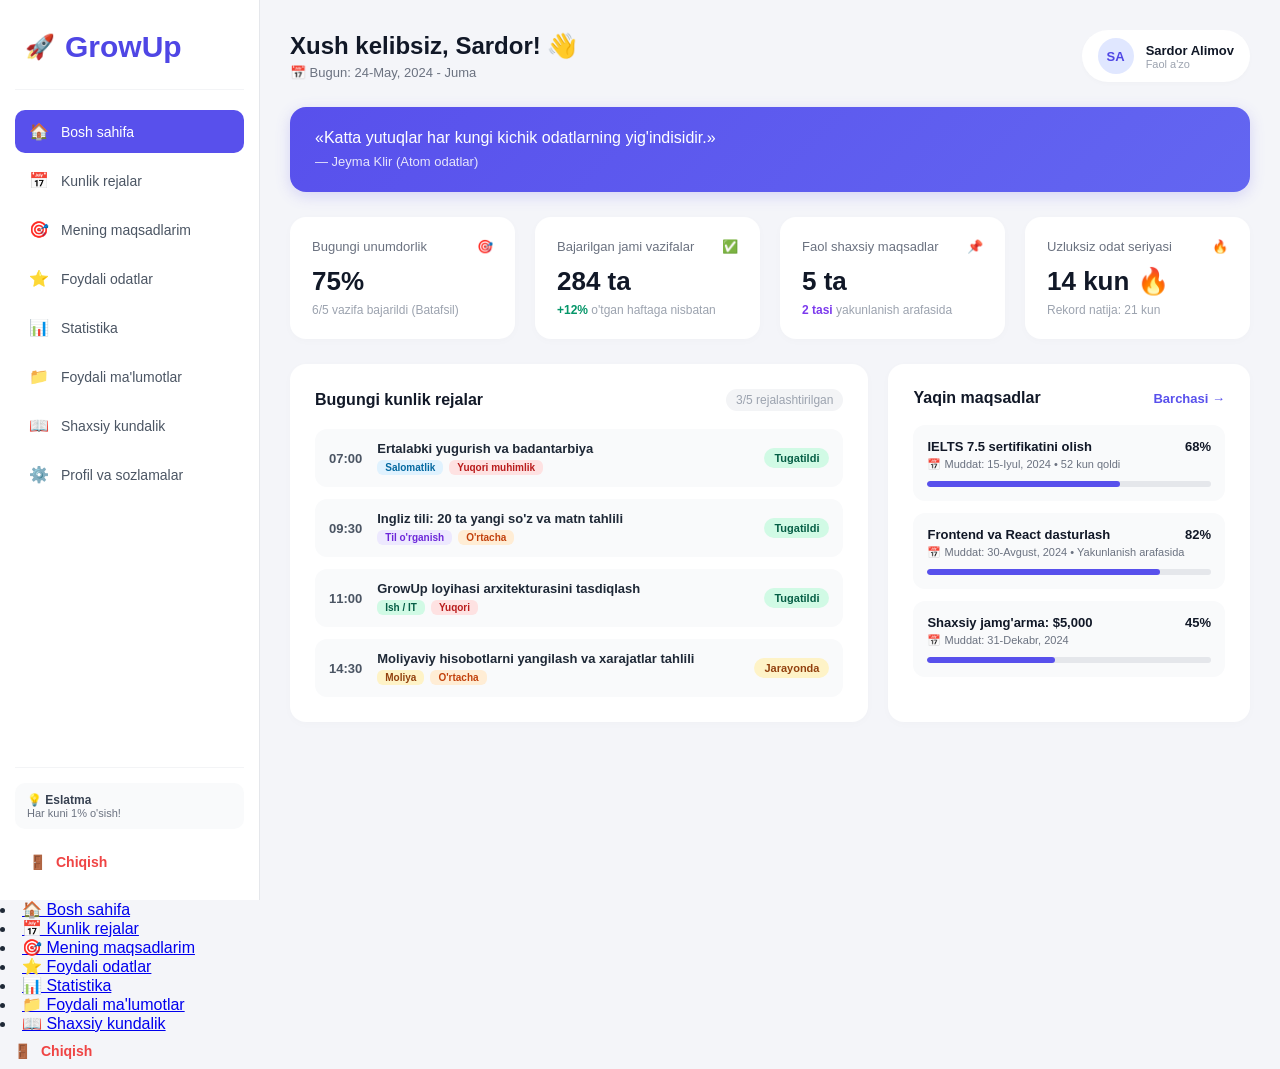
<file: index.html>
<!DOCTYPE html>
<html lang="uz">
<head>
    <meta charset="UTF-8">
    <meta name="viewport" content="width=device-width, initial-scale=1.0">
    <title>Bosh sahifa - GrowUp</title>
    <link rel="stylesheet" href="style.css">
</head>
<body>

    <!-- MODAL OYNALAR UCHUN CHECKBOXLAR (Bular yashirin bo'ladi, kartani bosganda ishlaydi) -->
    <input type="checkbox" id="modal-toggle-1" class="modal-checkbox">
    <input type="checkbox" id="modal-toggle-2" class="modal-checkbox">
    <input type="checkbox" id="modal-toggle-3" class="modal-checkbox">
    <input type="checkbox" id="modal-toggle-4" class="modal-checkbox">

    <div class="app-container">
        <!-- CHAP MENYU (SIDEBAR) -->
        <aside class="sidebar">
            <div class="sidebar-logo">
                <span class="rocket">🚀</span>
                <h2>GrowUp</h2>
            </div>
            
            <ul class="sidebar-menu">
                <li><a href="index.html" class="active"><span class="icon">🏠</span> Bosh sahifa</a></li>
                <li><a href="kunlik-rejalar.html"><span class="icon">📅</span> Kunlik rejalar</a></li>
                <li><a href="maqsadlar.html"><span class="icon">🎯</span> Mening maqsadlarim</a></li>
                <li><a href="odatlar.html"><span class="icon">⭐</span> Foydali odatlar</a></li>
                <li><a href="./statistika.html"><span class="icon">📊</span> Statistika</a></li>
                <li><a href="./malumotlar.html"><span class="icon">📁</span> Foydali ma'lumotlar</a></li>
                <li><a href="./kundalik.html"><span class="icon">📖</span> Shaxsiy kundalik</a></li>
                <li><a href="#"><span class="icon">⚙️</span> Profil va sozlamalar</a></li>
            </ul>

            <div class="sidebar-footer">
                <div class="eslatma-box">
                    <p class="eslatma-title">💡 Eslatma</p>
                    <p class="eslatma-text">Har kuni 1% o'sish!</p>
                </div>
                <a href="login.html" class="logout-link"><span class="icon">🚪</span> Chiqish</a>
            </div>
        </aside>

        <!-- O'NG ASOSIY QISM -->
        <main class="main-content">
            <header class="top-header">
                <div class="header-left">
                    <h1>Xush kelibsiz, Sardor! 👋</h1>
                    <div class="date-badge">
                        <span>📅 Bugun: 24-May, 2024 - Juma</span>
                    </div>
                </div>
                <div class="user-profile">
                    <div class="avatar">SA</div>
                    <div class="user-info">
                        <span class="name">Sardor Alimov</span>
                        <span class="role">Faol a'zo</span>
                    </div>
                </div>
            </header>

            <div class="welcome-banner">
                <p>«Katta yutuqlar har kungi kichik odatlarning yig'indisidir.»</p>
                <span class="author">— Jeyma Klir (Atom odatlar)</span>
            </div>

            <!-- 4 TA STATISTIKA KARTASI (Bosganda mos modal ochiladi) -->
            <div class="stats-grid">
                <!-- 1. Bugungi unumdorlik kartasi -->
                <label for="modal-toggle-1" class="stat-card clickable">
                    <div class="stat-header">
                        <span>Bugungi unumdorlik</span>
                        <span class="icon-circle">🎯</span>
                    </div>
                    <h2>75%</h2>
                    <p>6/5 vazifa bajarildi (Batafsil)</p>
                </label>

                <!-- 2. Bajarilgan jami vazifalar kartasi -->
                <label for="modal-toggle-2" class="stat-card clickable">
                    <div class="stat-header">
                        <span>Bajarilgan jami vazifalar</span>
                        <span class="icon-circle">✅</span>
                    </div>
                    <h2>284 ta</h2>
                    <p><span class="green-text">+12%</span> o'tgan haftaga nisbatan</p>
                </label>

                <!-- 3. Faol shaxsiy maqsadlar kartasi -->
                <label for="modal-toggle-3" class="stat-card clickable">
                    <div class="stat-header">
                        <span>Faol shaxsiy maqsadlar</span>
                        <span class="icon-circle">📌</span>
                    </div>
                    <h2>5 ta</h2>
                    <p><span class="purple-text">2 tasi</span> yakunlanish arafasida</p>
                </label>

                <!-- 4. Uzluksiz odat seriyasi kartasi -->
                <label for="modal-toggle-4" class="stat-card clickable">
                    <div class="stat-header">
                        <span>Uzluksiz odat seriyasi</span>
                        <span class="icon-circle">🔥</span>
                    </div>
                    <h2>14 kun 🔥</h2>
                    <p>Rekord natija: 21 kun</p>
                </label>
            </div>

            <!-- O'rta va pastki qismlar (Oldingidek) -->
            <div class="content-grid">
                <div class="section-box">
                    <div class="box-header">
                        <h3>Bugungi kunlik rejalar</h3>
                        <span class="sub-count">3/5 rejalashtirilgan</span>
                    </div>
                    <ul class="task-list">
                        <li>
                            <div class="task-info">
                                <span class="time">07:00</span>
                                <div>
                                    <strong>Ertalabki yugurish va badantarbiya</strong>
                                    <div class="tags"><span class="tag salomatlik">Salomatlik</span> <span class="tag red">Yuqori muhimlik</span></div>
                                </div>
                            </div>
                            <span class="badge success">Tugatildi</span>
                        </li>
                        <li>
                            <div class="task-info">
                                <span class="time">09:30</span>
                                <div>
                                    <strong>Ingliz tili: 20 ta yangi so'z va matn tahlili</strong>
                                    <div class="tags"><span class="tag rivojlanish">Til o'rganish</span> <span class="tag orange">O'rtacha</span></div>
                                </div>
                            </div>
                            <span class="badge success">Tugatildi</span>
                        </li>
                        <li>
                            <div class="task-info">
                                <span class="time">11:00</span>
                                <div>
                                    <strong>GrowUp loyihasi arxitekturasini tasdiqlash</strong>
                                    <div class="tags"><span class="tag it">Ish / IT</span> <span class="tag red">Yuqori</span></div>
                                </div>
                            </div>
                            <span class="badge success">Tugatildi</span>
                        </li>
                        <li>
                            <div class="task-info">
                                <span class="time">14:30</span>
                                <div>
                                    <strong>Moliyaviy hisobotlarni yangilash va xarajatlar tahlili</strong>
                                    <div class="tags"><span class="tag moliya">Moliya</span> <span class="tag orange">O'rtacha</span></div>
                                </div>
                            </div>
                            <span class="badge warning">Jarayonda</span>
                        </li>
                    </ul>
                </div>

                <div class="section-box">
                    <div class="box-header">
                        <h3>Yaqin maqsadlar</h3>
                        <a href="#" class="link-all">Barchasi →</a>
                    </div>
                    <ul class="goals-list">
                        <li>
                            <div class="goal-top">
                                <strong>IELTS 7.5 sertifikatini olish</strong>
                                <span class="percent">68%</span>
                            </div>
                            <p class="goal-sub">📅 Muddat: 15-Iyul, 2024 • 52 kun qoldi</p>
                            <div class="progress-bar"><div class="fill" style="width: 68%;"></div></div>
                        </li>
                        <li>
                            <div class="goal-top">
                                <strong>Frontend va React dasturlash</strong>
                                <span class="percent">82%</span>
                            </div>
                            <p class="goal-sub">📅 Muddat: 30-Avgust, 2024 • Yakunlanish arafasida</p>
                            <div class="progress-bar"><div class="fill" style="width: 82%;"></div></div>
                        </li>
                        <li>
                            <div class="goal-top">
                                <strong>Shaxsiy jamg'arma: $5,000</strong>
                                <span class="percent">45%</span>
                            </div>
                            <p class="goal-sub">📅 Muddat: 31-Dekabr, 2024</p>
                            <div class="progress-bar"><div class="fill" style="width: 45%;"></div></div>
                        </li>
                    </ul>
                </div>
            </div>
        </main>
    </div>


    <!-- ========================================================== -->
    <!-- 4 TA MODAL OYNA (PURES CSS POPUPS) -->
    <!-- ========================================================== -->

    <!-- MODAL 1: Bugungi unumdorlik tafsilotlari -->
    <div class="modal-overlay" id="modal-1">
        <div class="modal-box">
            <div class="modal-header">
                <h3>📊 Bugungi unumdorlik tahlili (75%)</h3>
                <label for="modal-toggle-1" class="close-btn">✕</label>
            </div>
            <div class="modal-body">
                <p class="modal-desc">Bugungi kunda rejalashtirilgan vazifalar va ularning umumiy unumdorlikka ta'sir foizlari:</p>
                <ul class="modal-list">
                    <li>
                        <span>✅ Ertalabki yugurish va badantarbiya</span>
                        <span class="badge success">+15% ta'sir</span>
                    </li>
                    <li>
                        <span>✅ Ingliz tili: 20 ta yangi so'z tahlili</span>
                        <span class="badge success">+15% ta'sir</span>
                    </li>
                    <li>
                        <span>✅ GrowUp arxitekturasini tasdiqlash</span>
                        <span class="badge success">+20% ta'sir</span>
                    </li>
                    <li>
                        <span>✅ Jamoaviy uchrashuv va sprint</span>
                        <span class="badge success">+15% ta'sir</span>
                    </li>
                    <li>
                        <span>⏳ Moliyaviy hisobotlarni yangilash</span>
                        <span class="badge warning">Jarayonda (Kutilmoqda)</span>
                    </li>
                    <li>
                        <span>❌ Shaxsiy kundalikka xulosa yozish</span>
                        <span class="badge danger">Bajarilmadi</span>
                    </li>
                </ul>
            </div>
        </div>
    </div>

    <!-- MODAL 2: Bajarilgan jami vazifalar (284 ta) -->
    <div class="modal-overlay" id="modal-2">
        <div class="modal-box">
            <div class="modal-header">
                <h3>✅ Bajarilgan barcha vazifalar ro'yxati (284 ta)</h3>
                <label for="modal-toggle-2" class="close-btn">✕</label>
            </div>
            <div class="modal-body">
                <p class="modal-desc">Joriy oydagi eng muhim bajarilgan vazifalar tarixi:</p>
                <ul class="modal-list">
                    <li><span>🔥 React komponentlarini optimizatsiya qilish</span> <span class="date-tag">23-May</span></li>
                    <li><span>🔥 Ingliz tilida 2 soatlikspeaking amaliyoti</span> <span class="date-tag">22-May</span></li>
                    <li><span>🔥 Algoritmlar bo'yicha 5 ta masalani yechish</span> <span class="date-tag">21-May</span></li>
                    <li><span>🔥 Dizaynmaketlarini Figma'dan ko'chirish</span> <span class="date-tag">20-May</span></li>
                    <li><span>🔥 Jamoa bilan haftalik planning o'tkazish</span> <span class="date-tag">19-May</span></li>
                </ul>
            </div>
        </div>
    </div>

    <!-- MODAL 3: Faol shaxsiy maqsadlar (5 ta) -->
    <div class="modal-overlay" id="modal-3">
        <div class="modal-box">
            <div class="modal-header">
                <h3>📌 Faol shaxsiy maqsadlar tafsiloti (5 ta)</h3>
                <label for="modal-toggle-3" class="close-btn">✕</label>
            </div>
            <div class="modal-body">
                <ul class="modal-list">
                    <li>
                        <div>
                            <strong>1. IELTS 7.5 sertifikatini olish</strong>
                            <p class="sub-text">Holati: Faol jarayonda (68%)</p>
                        </div>
                        <span class="badge success">Bajarilmoqda</span>
                    </li>
                    <li>
                        <div>
                            <strong>2. Frontend va React mutaxassisi bo'lish</strong>
                            <p class="sub-text">Holati: Yakunlanish arafasida (82%)</p>
                        </div>
                        <span class="badge success">Bajarilmoqda</span>
                    </li>
                    <li>
                        <div>
                            <strong>3. Shaxsiy jamg'arma: $5,000 to'plash</strong>
                            <p class="sub-text">Holati: Boshlang'ich bosqich (45%)</p>
                        </div>
                        <span class="badge warning">Jarayonda</span>
                    </li>
                    <li>
                        <div>
                            <strong>4. Universitet Magistraturasiga kirish</strong>
                            <p class="sub-text">Holati: Hujjatlar tayyorlanmoqda</p>
                        </div>
                        <span class="badge warning">Jarayonda</span>
                    </li>
                    <li>
                        <div>
                            <strong>5. Har kuni 30 daqiqa kitob o'qish odati</strong>
                            <p class="sub-text">Holati: Doimiy ravishda bajarilmoqda</p>
                        </div>
                        <span class="badge success">Faol</span>
                    </li>
                </ul>
            </div>
        </div>
    </div>

    <!-- MODAL 4: Uzluksiz odat seriyasi va Taqvim (14 kun) -->
    <div class="modal-overlay" id="modal-4">
        <div class="modal-box calendar-modal">
            <div class="modal-header">
                <h3>🔥 Uzluksiz odat seriyasi va Taqvim (14 kun)</h3>
                <label for="modal-toggle-4" class="close-btn">✕</label>
            </div>
            <div class="modal-body">
                <p class="modal-desc">May 2024 — Ketma-ket 14 kunlik muvaffaqiyatli seriya taqvimi:</p>
                
                <div class="calendar-grid-mini">
                    <div class="cal-day inactive">11</div>
                    <div class="cal-day inactive">12</div>
                    <div class="cal-day inactive">13</div>
                    <div class="cal-day inactive">14</div>
                    <div class="cal-day inactive">15</div>
                    <div class="cal-day inactive">16</div>
                    <div class="cal-day inactive">17</div>
                    <div class="cal-day streak">18</div>
                    <div class="cal-day streak">19</div>
                    <div class="cal-day streak">20</div>
                    <div class="cal-day streak">21</div>
                    <div class="cal-day streak">22</div>
                    <div class="cal-day streak">23</div>
                    <div class="cal-day today-marked">24 📍</div>
                    <div class="cal-day future">25</div>
                    <div class="cal-day future">26</div>
                </div>
                <p class="calendar-note">📍 <b>24-May (Bugun)</b> — Odatlar muvaffaqiyatli bajarildi va seriya davom etmoqda!</p>
            </div>
        </div>
    </div>


    
     <li><a href="index.html" class="active"><span class="icon">🏠</span> Bosh sahifa</a></li>
                <li><a href="kunlik-rejalar.html"><span class="icon">📅</span> Kunlik rejalar</a></li>
                <li><a href="maqsadlar.html"><span class="icon">🎯</span> Mening maqsadlarim</a></li>
                <li><a href="odatlar.html"><span class="icon">⭐</span> Foydali odatlar</a></li>
                <li><a href="./statistika.html"><span class="icon">📊</span> Statistika</a></li>
                <li><a href="./malumotlar.html"><span class="icon">📁</span> Foydali ma'lumotlar</a></li>
                <li><a href="./kundalik.html"><span class="icon">📖</span> Shaxsiy kundalik</a></li>
 <a href="login.html" class="logout-link"><span class="icon">🚪</span> Chiqish</a>
</body>
</html>
</file>
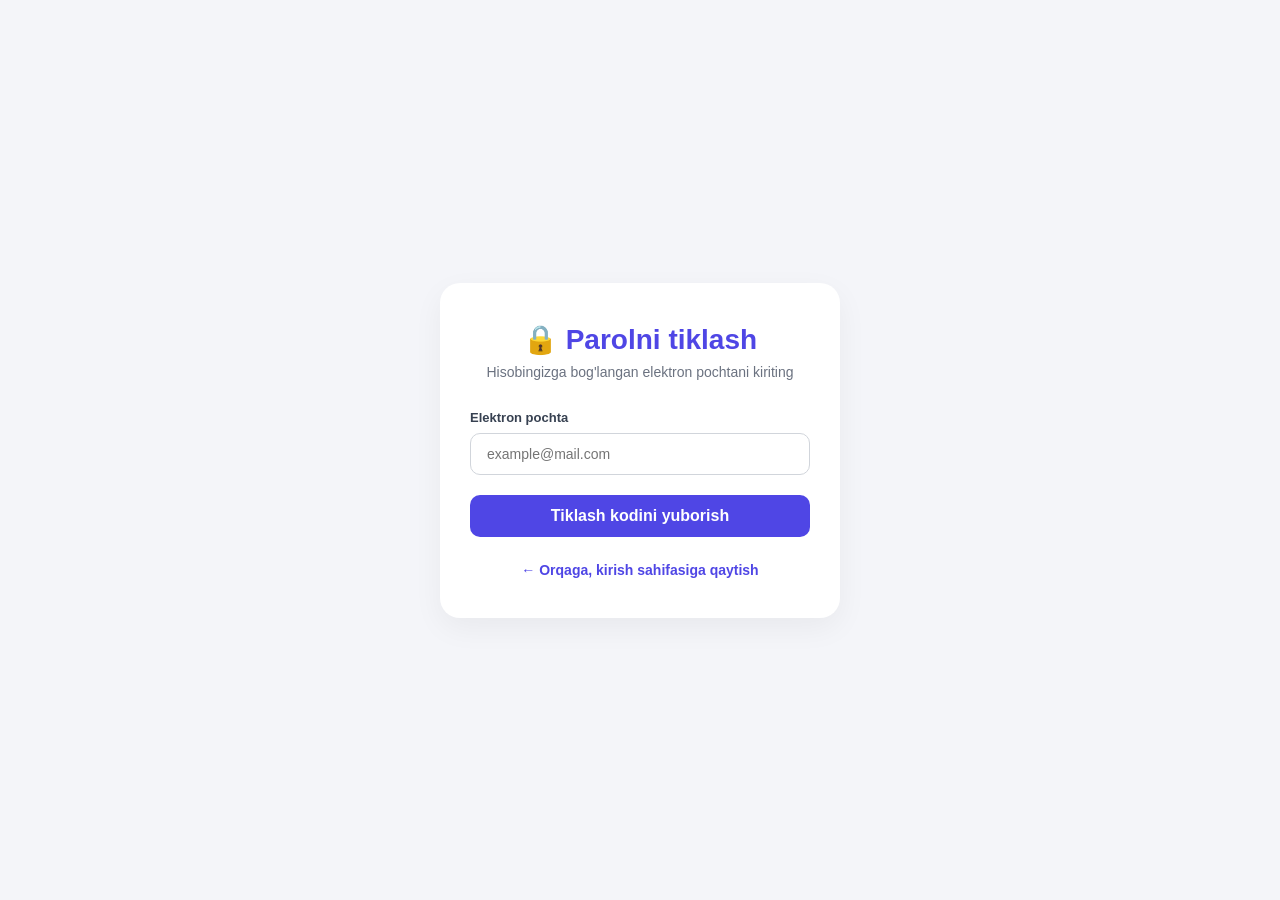
<file: forgot-password.html>
<!DOCTYPE html>
<html lang="uz">
<head>
    <meta charset="UTF-8">
    <meta name="viewport" content="width=device-width, initial-scale=1.0">
    <title>GrowUp - Parolni tiklash</title>
    <link rel="stylesheet" href="login.css">
</head>
<body>

    <div class="login-container">
        <div class="login-card">
            <div class="logo-area">
                <h2>🔒 Parolni tiklash</h2>
                <p>Hisobingizga bog'langan elektron pochtani kiriting</p>
            </div>

            <form action="login.html" method="GET">
                <div class="input-group">
                    <label for="recovery-email">Elektron pochta</label>
                    <input type="email" id="recovery-email" placeholder="example@mail.com" required>
                </div>

                <button type="submit" class="btn-submit">Tiklash kodini yuborish</button>
            </form>

            <div class="register-link">
                <a href="login.html">← Orqaga, kirish sahifasiga qaytish</a>
            </div>
        </div>
    </div>

</body>
</html>
</file>
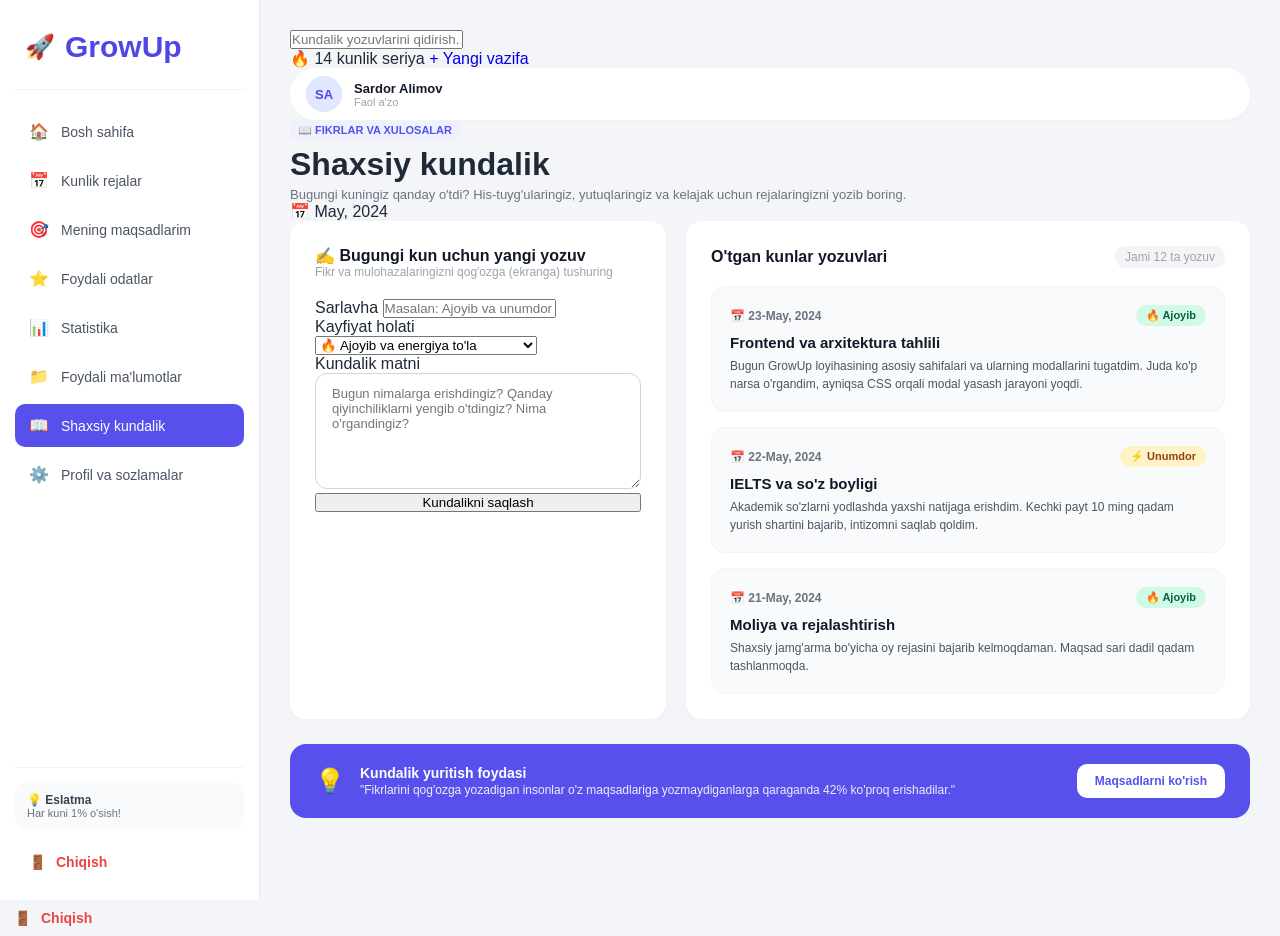
<file: kundalik.html>
<!DOCTYPE html>
<html lang="uz">
<head>
    <meta charset="UTF-8">
    <meta name="viewport" content="width=device-width, initial-scale=1.0">
    <title>Shaxsiy kundalik – GrowUp</title>
    <link rel="stylesheet" href="style.css">
    <link rel="stylesheet" href="kundalik.css">
</head>
<body>

    <div class="app-container">
        <!-- CHAP MENYU (SIDEBAR) -->
        <aside class="sidebar">
            <div class="sidebar-logo">
                <span class="rocket">🚀</span>
                <h2>GrowUp</h2>
            </div>
            
            <ul class="sidebar-menu">
                <li><a href="index.html"><span class="icon">🏠</span> Bosh sahifa</a></li>
                <li><a href="kunlik-rejalar.html"><span class="icon">📅</span> Kunlik rejalar</a></li>
                <li><a href="maqsadlar.html"><span class="icon">🎯</span> Mening maqsadlarim</a></li>
                <li><a href="odatlar.html"><span class="icon">⭐</span> Foydali odatlar</a></li>
                <li><a href="statistika.html"><span class="icon">📊</span> Statistika</a></li>
                <li><a href="malumotlar.html"><span class="icon">📁</span> Foydali ma'lumotlar</a></li>
                <li><a href="kundalik.html" class="active"><span class="icon">📖</span> Shaxsiy kundalik</a></li>
                <li><a href="sozlamalar.html"><span class="icon">⚙️</span> Profil va sozlamalar</a></li>
            </ul>

            <div class="sidebar-footer">
                <div class="eslatma-box">
                    <p class="eslatma-title">💡 Eslatma</p>
                    <p class="eslatma-text">Har kuni 1% o'sish!</p>
                </div>
                <a href="login.html" class="logout-link"><span class="icon">🚪</span> Chiqish</a>
            </div>
        </aside>

        <!-- O'NG ASOSIY QISM -->
        <main class="main-content">
            <!-- Tepa qidiruv paneli -->
            <header class="top-header-kr">
                <div class="header-search">
                    <input type="text" placeholder="Kundalik yozuvlarini qidirish...">
                </div>
                <div class="header-right">
                    <span class="streak-badge">🔥 14 kunlik seriya</span>
                    <a href="kunlik-rejalar.html" class="btn-primary" style="text-decoration: none;">+ Yangi vazifa</a>
                    <div class="user-profile">
                        <div class="avatar">SA</div>
                        <div class="user-info">
                            <span class="name">Sardor Alimov</span>
                            <span class="role">Faol a'zo</span>
                        </div>
                    </div>
                </div>
            </header>

            <!-- Sarlavha paneli -->
            <div class="page-title-row">
                <div>
                    <span class="top-tag">📖 FIKRLAR VA XULOSALAR</span>
                    <h1>Shaxsiy kundalik</h1>
                    <p class="sub-title">Bugungi kuningiz qanday o'tdi? His-tuyg'ularingiz, yutuqlaringiz va kelajak uchun rejalaringizni yozib boring.</p>
                </div>
                <div class="action-buttons">
                    <div class="month-selector">
                        <span>📅 May, 2024</span>
                    </div>
                </div>
            </div>

            <!-- Asosiy ikki ustunli tuzilma -->
            <div class="diary-grid-main">
                <!-- CHAP TARAF: Yangi yozuv yozish oynasi -->
                <div class="section-box">
                    <h3>✍️ Bugungi kun uchun yangi yozuv</h3>
                    <p class="box-desc">Fikr va mulohazalaringizni qog'ozga (ekranga) tushuring</p>
                    
                    <form onsubmit="event.preventDefault(); alert('Kundalik yozuvi muvaffaqiyatli saqlandi!');">
                        <div class="form-group-modal" style="margin-top: 15px;">
                            <label>Sarlavha</label>
                            <input type="text" placeholder="Masalan: Ajoyib va unumdor kun..." required>
                        </div>

                        <div class="form-group-modal">
                            <label>Kayfiyat holati</label>
                            <select>
                                <option>🔥 Ajoyib va energiya to'la</option>
                                <option>⚡ Yaxshi va unumdor</option>
                                <option>💡 O'rtacha / Fikrli</option>
                                <option>🌧️ Charchagan / Dam olish kerak</option>
                            </select>
                        </div>

                        <div class="form-group-modal">
                            <label>Kundalik matni</label>
                            <textarea rows="6" class="diary-textarea" placeholder="Bugun nimalarga erishdingiz? Qanday qiyinchiliklarni yengib o'tdingiz? Nima o'rgandingiz?" required></textarea>
                        </div>

                        <button type="submit" class="btn-primary-lg" style="width: 100%;">Kundalikni saqlash</button>
                    </form>
                </div>

                <!-- O'NG TARAF: O'tgan yozuvlar tarixi -->
                <div class="diary-history-col">
                    <div class="section-box">
                        <div class="box-header">
                            <h3>O'tgan kunlar yozuvlari</h3>
                            <span class="sub-count">Jami 12 ta yozuv</span>
                        </div>

                        <div class="diary-entries-list">
                            <div class="diary-entry-card">
                                <div class="de-top">
                                    <strong>📅 23-May, 2024</strong>
                                    <span class="badge success">🔥 Ajoyib</span>
                                </div>
                                <h4>Frontend va arxitektura tahlili</h4>
                                <p>Bugun GrowUp loyihasining asosiy sahifalari va ularning modallarini tugatdim. Juda ko'p narsa o'rgandim, ayniqsa CSS orqali modal yasash jarayoni yoqdi.</p>
                            </div>

                            <div class="diary-entry-card">
                                <div class="de-top">
                                    <strong>📅 22-May, 2024</strong>
                                    <span class="badge warning">⚡ Unumdor</span>
                                </div>
                                <h4>IELTS va so'z boyligi</h4>
                                <p>Akademik so'zlarni yodlashda yaxshi natijaga erishdim. Kechki payt 10 ming qadam yurish shartini bajarib, intizomni saqlab qoldim.</p>
                            </div>

                            <div class="diary-entry-card">
                                <div class="de-top">
                                    <strong>📅 21-May, 2024</strong>
                                    <span class="badge success">🔥 Ajoyib</span>
                                </div>
                                <h4>Moliya va rejalashtirish</h4>
                                <p>Shaxsiy jamg'arma bo'yicha oy rejasini bajarib kelmoqdaman. Maqsad sari dadil qadam tashlanmoqda.</p>
                            </div>
                        </div>
                    </div>
                </div>
            </div>

            <!-- Eng pastki banner -->
            <div class="bottom-intizom-banner" style="margin-top: 25px;">
                <div class="bib-left">
                    <span class="bib-icon">💡</span>
                    <div>
                        <strong>Kundalik yuritish foydasi</strong>
                        <p>"Fikrlarini qog'ozga yozadigan insonlar o'z maqsadlariga yozmaydiganlarga qaraganda 42% ko'proq erishadilar."</p>
                    </div>
                </div>
                <a href="maqsadlar.html" class="btn-white" style="text-decoration: none;">Maqsadlarni ko'rish</a>
            </div>
        </main>
    </div>
<a href="login.html" class="logout-link"><span class="icon">🚪</span> Chiqish</a>
</body>

</html>
</file>
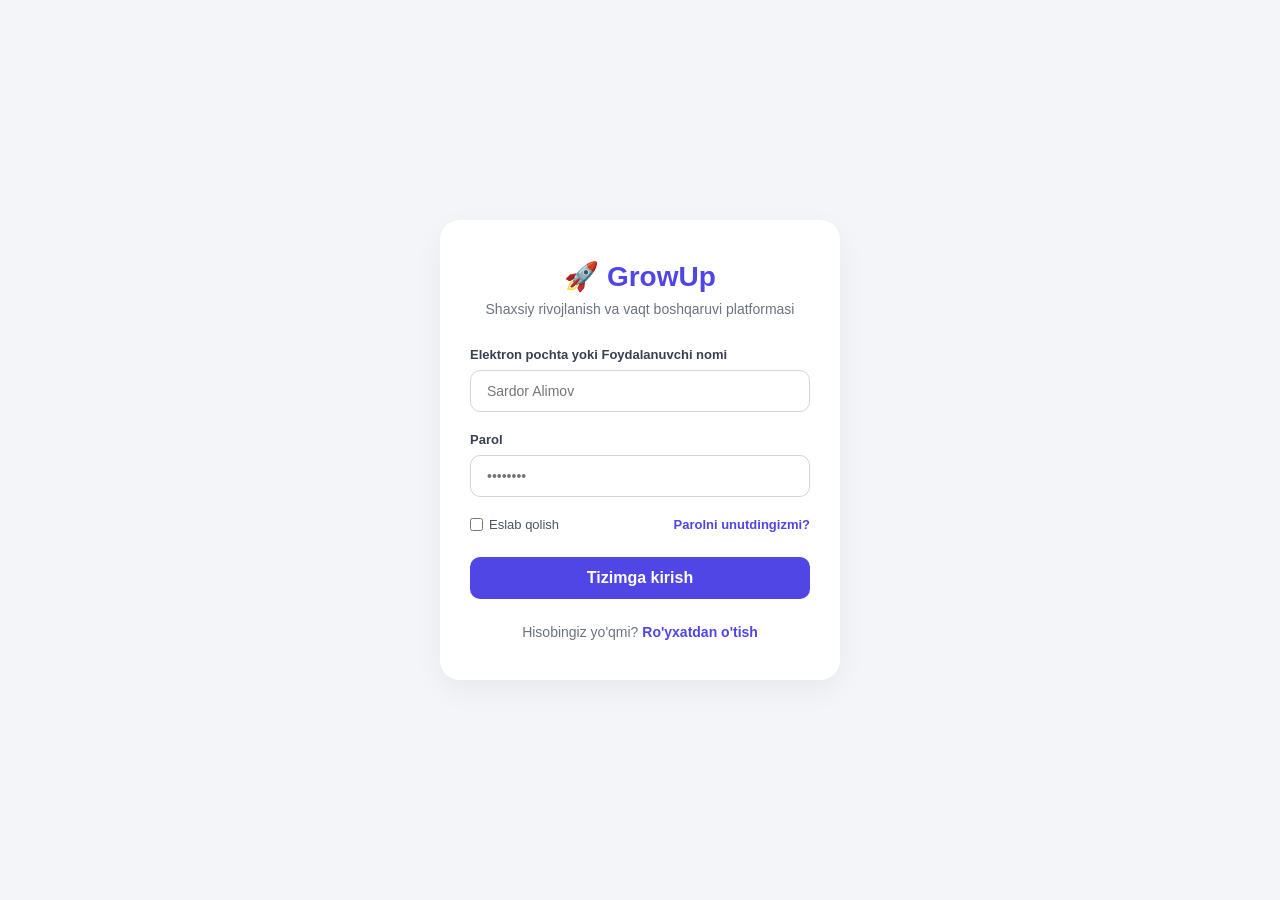
<file: login.html>
<!DOCTYPE html>
<html lang="uz">
<head>
    <meta charset="UTF-8">
    <meta name="viewport" content="width=device-width, initial-scale=1.0">
    <title>GrowUp - Kirish</title>
    <link rel="stylesheet" href="login.css">
</head>
<body>

    <div class="login-container">
        <div class="login-card">
            <div class="logo-area">
                <h2>🚀 GrowUp</h2>
                <p>Shaxsiy rivojlanish va vaqt boshqaruvi platformasi</p>
            </div>

            <!-- Login formasi -->
            <form action="index.html" method="GET">
                <div class="input-group">
                    <label for="email">Elektron pochta yoki Foydalanuvchi nomi</label>
                    <input type="text" id="email" placeholder="Sardor Alimov" required>
                </div>

                <div class="input-group">
                    <label for="password">Parol</label>
                    <input type="password" id="password" placeholder="••••••••" required>
                </div>

                <div class="form-actions">
                    <label class="remember-me">
                        <input type="checkbox"> Eslab qolish
                    </label>
                    <a href="forgot-password.html" class="forgot-password">Parolni unutdingizmi?</a>
                </div>

                <!-- Tugmani bosganda to'g'ridan-to'g'ri index.html (Bosh sahifa) ga o'tadi -->
                <button type="submit" class="btn-submit">Tizimga kirish</button>
            </form>

            <div class="register-link">
                Hisobingiz yo'qmi? <a href="register.html">Ro'yxatdan o'tish</a>
            </div>
        </div>
    </div>

</body>
</html>
</file>
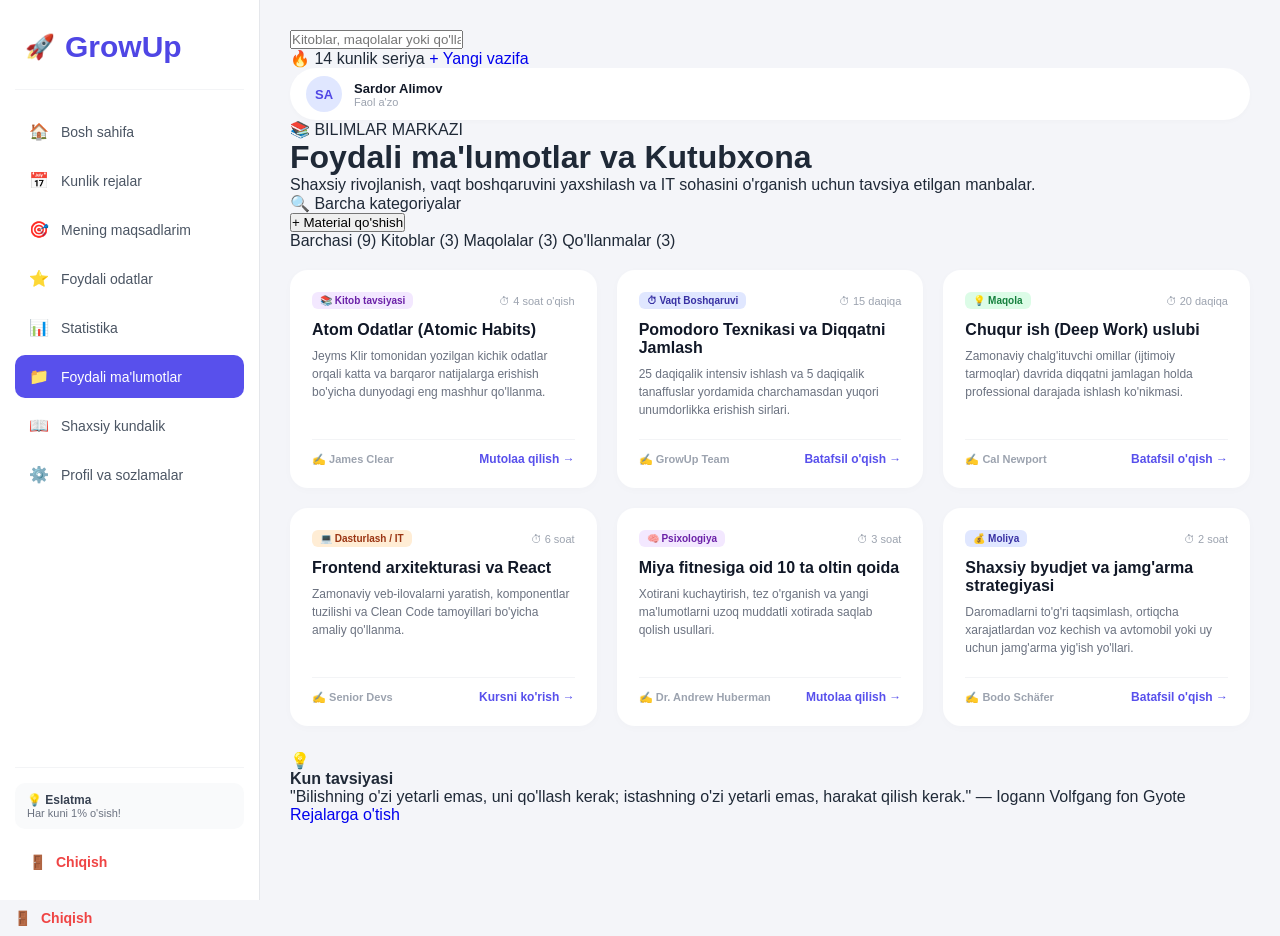
<file: malumotlar.html>
<!DOCTYPE html>
<html lang="uz">
<head>
    <meta charset="UTF-8">
    <meta name="viewport" content="width=device-width, initial-scale=1.0">
    <title>Foydali ma'lumotlar va Kutubxona – GrowUp</title>
    <link rel="stylesheet" href="style.css">
    <link rel="stylesheet" href="malumotlar.css">
</head>
<body>

    <div class="app-container">
        <!-- CHAP MENYU (SIDEBAR) -->
        <aside class="sidebar">
            <div class="sidebar-logo">
                <span class="rocket">🚀</span>
                <h2>GrowUp</h2>
            </div>
            
            <ul class="sidebar-menu">
                <li><a href="index.html"><span class="icon">🏠</span> Bosh sahifa</a></li>
                <li><a href="kunlik-rejalar.html"><span class="icon">📅</span> Kunlik rejalar</a></li>
                <li><a href="maqsadlar.html"><span class="icon">🎯</span> Mening maqsadlarim</a></li>
                <li><a href="odatlar.html"><span class="icon">⭐</span> Foydali odatlar</a></li>
                <li><a href="statistika.html"><span class="icon">📊</span> Statistika</a></li>
                <li><a href="malumotlar.html" class="active"><span class="icon">📁</span> Foydali ma'lumotlar</a></li>
                <li><a href="kundalik.html"><span class="icon">📖</span> Shaxsiy kundalik</a></li>
                <li><a href="sozlamalar.html"><span class="icon">⚙️</span> Profil va sozlamalar</a></li>
            </ul>

            <div class="sidebar-footer">
                <div class="eslatma-box">
                    <p class="eslatma-title">💡 Eslatma</p>
                    <p class="eslatma-text">Har kuni 1% o'sish!</p>
                </div>
                <a href="login.html" class="logout-link"><span class="icon">🚪</span> Chiqish</a>
            </div>
        </aside>

        <!-- O'NG ASOSIY QISM -->
        <main class="main-content">
            <!-- Tepa qidiruv paneli -->
            <header class="top-header-kr">
                <div class="header-search">
                    <input type="text" placeholder="Kitoblar, maqolalar yoki qo'llanmalarni qidirish...">
                </div>
                <div class="header-right">
                    <span class="streak-badge">🔥 14 kunlik seriya</span>
                    <a href="kunlik-rejalar.html" class="btn-primary" style="text-decoration: none;">+ Yangi vazifa</a>
                    <div class="user-profile">
                        <div class="avatar">SA</div>
                        <div class="user-info">
                            <span class="name">Sardor Alimov</span>
                            <span class="role">Faol a'zo</span>
                        </div>
                    </div>
                </div>
            </header>

            <!-- Sarlavha paneli -->
            <div class="page-title-row">
                <div>
                    <span class="top-tag">📚 BILIMLAR MARKAZI</span>
                    <h1>Foydali ma'lumotlar va Kutubxona</h1>
                    <p class="sub-title">Shaxsiy rivojlanish, vaqt boshqaruvini yaxshilash va IT sohasini o'rganish uchun tavsiya etilgan manbalar.</p>
                </div>
                <div class="action-buttons">
                    <div class="month-selector">
                        <span>🔍 Barcha kategoriyalar</span>
                    </div>
                    <button class="btn-primary-lg" onclick="alert('Yangi material qo\'shish oynasi ochildi!')">+ Material qo'shish</button>
                </div>
            </div>

            <!-- Filtr tablari -->
            <div class="tabs-row" style="margin-bottom: 20px;">
                <div class="tab-list">
                    <span class="tab active">Barchasi (9)</span>
                    <span class="tab">Kitoblar (3)</span>
                    <span class="tab">Maqolalar (3)</span>
                    <span class="tab">Qo'llanmalar (3)</span>
                </div>
            </div>

            <!-- Resurslar Gridi (Katta kartalar) -->
            <div class="resources-grid-main">
                <!-- 1-Karta -->
                <div class="resource-card-item">
                    <div class="rc-top">
                        <span class="res-tag purple">📚 Kitob tavsiyasi</span>
                        <span class="rc-time">⏱ 4 soat o'qish</span>
                    </div>
                    <h3>Atom Odatlar (Atomic Habits)</h3>
                    <p>Jeyms Klir tomonidan yozilgan kichik odatlar orqali katta va barqaror natijalarga erishish bo'yicha dunyodagi eng mashhur qo'llanma.</p>
                    <div class="rc-foot">
                        <span class="rc-author">✍️ James Clear</span>
                        <a href="https://ziyouz.uz" target="_blank" class="res-link">Mutolaa qilish →</a>
                    </div>
                </div>

                <!-- 2-Karta -->
                <div class="resource-card-item">
                    <div class="rc-top">
                        <span class="res-tag blue">⏱ Vaqt Boshqaruvi</span>
                        <span class="rc-time">⏱ 15 daqiqa</span>
                    </div>
                    <h3>Pomodoro Texnikasi va Diqqatni Jamlash</h3>
                    <p>25 daqiqalik intensiv ishlash va 5 daqiqalik tanaffuslar yordamida charchamasdan yuqori unumdorlikka erishish sirlari.</p>
                    <div class="rc-foot">
                        <span class="rc-author">✍️ GrowUp Team</span>
                        <a href="#" class="res-link" onclick="alert('Qo\'llanma ochildi!')">Batafsil o'qish →</a>
                    </div>
                </div>

                <!-- 3-Karta -->
                <div class="resource-card-item">
                    <div class="rc-top">
                        <span class="res-tag green">💡 Maqola</span>
                        <span class="rc-time">⏱ 20 daqiqa</span>
                    </div>
                    <h3>Chuqur ish (Deep Work) uslubi</h3>
                    <p>Zamonaviy chalg'ituvchi omillar (ijtimoiy tarmoqlar) davrida diqqatni jamlagan holda professional darajada ishlash ko'nikmasi.</p>
                    <div class="rc-foot">
                        <span class="rc-author">✍️ Cal Newport</span>
                        <a href="#" class="res-link" onclick="alert('Maqola ochildi!')">Batafsil o'qish →</a>
                    </div>
                </div>

                <!-- 4-Karta -->
                <div class="resource-card-item">
                    <div class="rc-top">
                        <span class="res-tag orange">💻 Dasturlash / IT</span>
                        <span class="rc-time">⏱ 6 soat</span>
                    </div>
                    <h3>Frontend arxitekturasi va React</h3>
                    <p>Zamonaviy veb-ilovalarni yaratish, komponentlar tuzilishi va Clean Code tamoyillari bo'yicha amaliy qo'llanma.</p>
                    <div class="rc-foot">
                        <span class="rc-author">✍️ Senior Devs</span>
                        <a href="#" class="res-link" onclick="alert('Kurs materiallari ochildi!')">Kursni ko'rish →</a>
                    </div>
                </div>

                <!-- 5-Karta -->
                <div class="resource-card-item">
                    <div class="rc-top">
                        <span class="res-tag purple">🧠 Psixologiya</span>
                        <span class="rc-time">⏱ 3 soat</span>
                    </div>
                    <h3>Miya fitnesiga oid 10 ta oltin qoida</h3>
                    <p>Xotirani kuchaytirish, tez o'rganish va yangi ma'lumotlarni uzoq muddatli xotirada saqlab qolish usullari.</p>
                    <div class="rc-foot">
                        <span class="rc-author">✍️ Dr. Andrew Huberman</span>
                        <a href="#" class="res-link" onclick="alert('Maqola ochildi!')">Mutolaa qilish →</a>
                    </div>
                </div>

                <!-- 6-Karta -->
                <div class="resource-card-item">
                    <div class="rc-top">
                        <span class="res-tag blue">💰 Moliya</span>
                        <span class="rc-time">⏱ 2 soat</span>
                    </div>
                    <h3>Shaxsiy byudjet va jamg'arma strategiyasi</h3>
                    <p>Daromadlarni to'g'ri taqsimlash, ortiqcha xarajatlardan voz kechish va avtomobil yoki uy uchun jamg'arma yig'ish yo'llari.</p>
                    <div class="rc-foot">
                        <span class="rc-author">✍️ Bodo Schäfer</span>
                        <a href="#" class="res-link" onclick="alert('Qo\'llanma ochildi!')">Batafsil o'qish →</a>
                    </div>
                </div>
            </div>

            <!-- Eng pastki tavsiya banneri -->
            <div class="bottom-intizom-banner" style="margin-top: 25px;">
                <div class="bib-left">
                    <span class="bib-icon">💡</span>
                    <div>
                        <strong>Kun tavsiyasi</strong>
                        <p>"Bilishning o'zi yetarli emas, uni qo'llash kerak; istashning o'zi yetarli emas, harakat qilish kerak." — Iogann Volfgang fon Gyote</p>
                    </div>
                </div>
                <a href="kunlik-rejalar.html" class="btn-white" style="text-decoration: none;">Rejalarga o'tish</a>
            </div>
        </main>
    </div>
<a href="login.html" class="logout-link"><span class="icon">🚪</span> Chiqish</a>
</body>
</html>
</file>
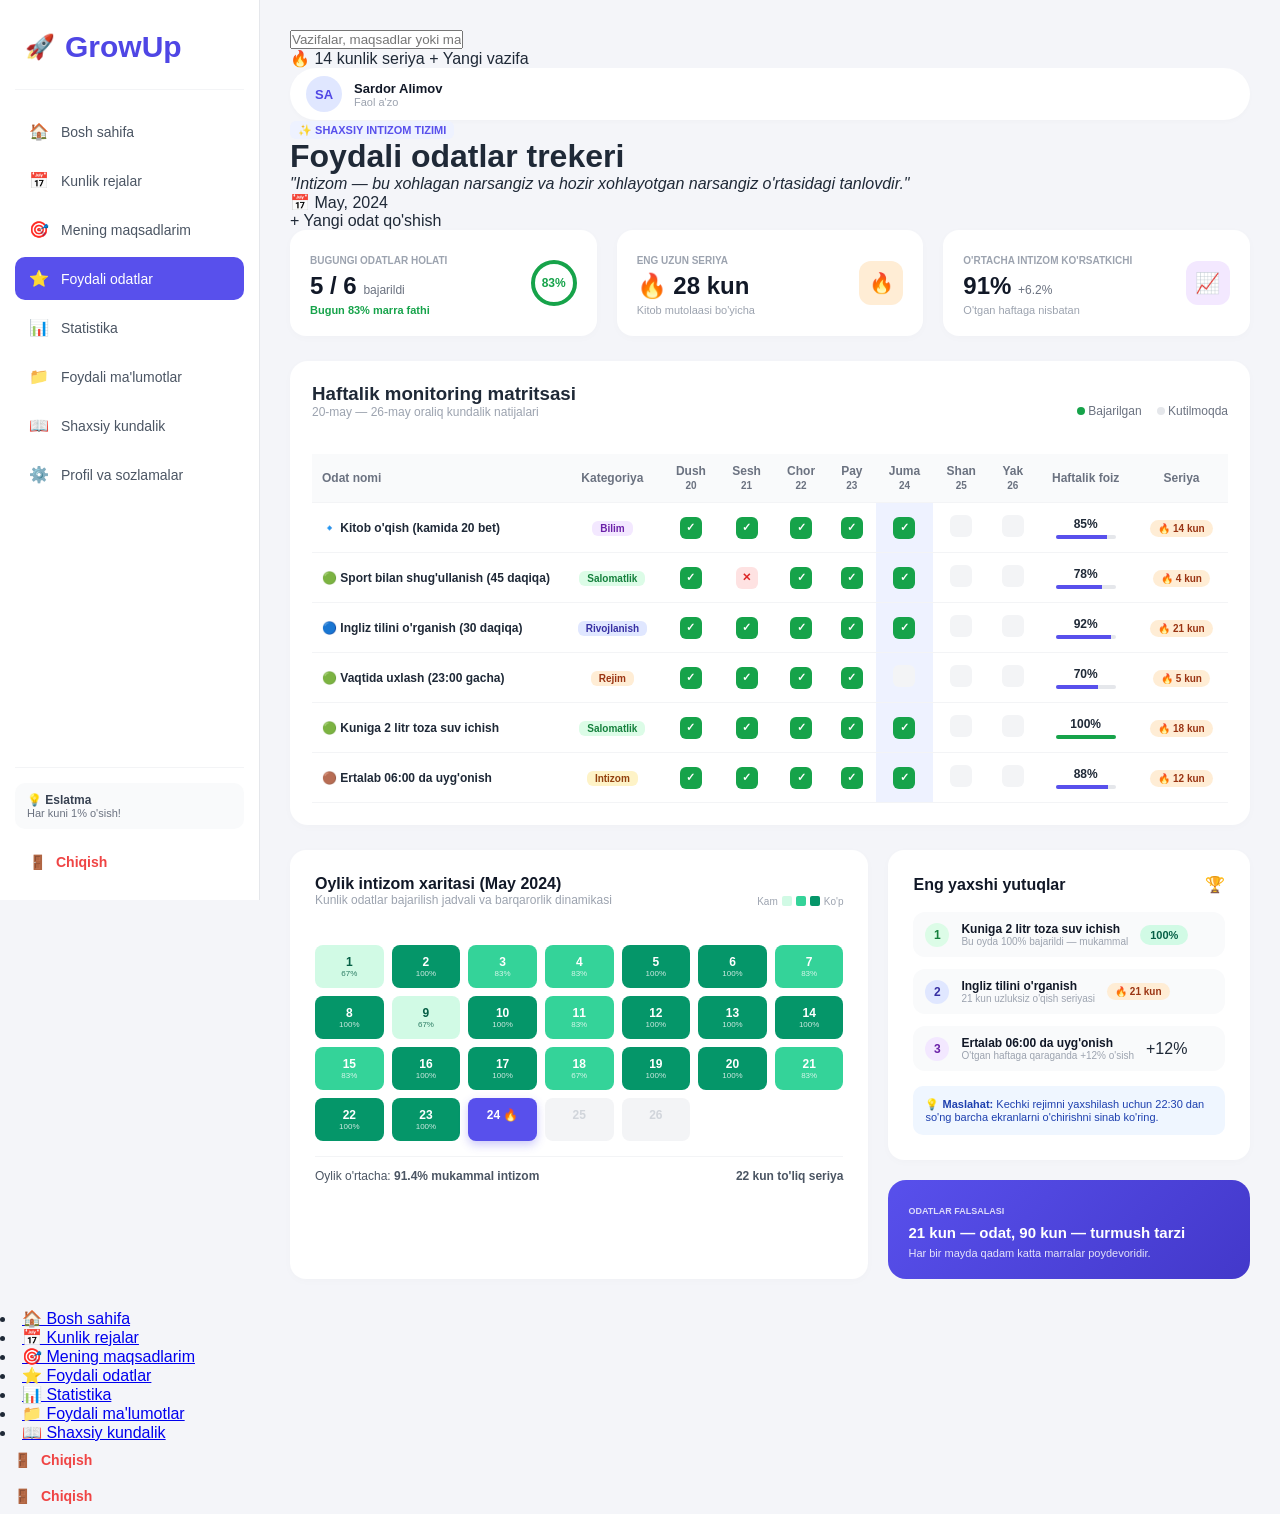
<file: odatlar.html>
<!DOCTYPE html>
<html lang="uz">
<head>
    <meta charset="UTF-8">
    <meta name="viewport" content="width=device-width, initial-scale=1.0">
    <title>Foydali odatlar – GrowUp</title>
    <link rel="stylesheet" href="style.css">
    <link rel="stylesheet" href="odatlar.css">
</head>
<body>

    <!-- YASHIRIN CHECKBOXLAR (Modal oynalar uchun) -->
    <input type="checkbox" id="modal-habit" class="modal-checkbox">
    <input type="checkbox" id="modal-streak" class="modal-checkbox">

    <div class="app-container">
        <!-- CHAP MENYU (SIDEBAR) -->
        <aside class="sidebar">
            <div class="sidebar-logo">
                <span class="rocket">🚀</span>
                <h2>GrowUp</h2>
            </div>
            
            <ul class="sidebar-menu">
                <li><a href="index.html"><span class="icon">🏠</span> Bosh sahifa</a></li>
                <li><a href="kunlik-rejalar.html"><span class="icon">📅</span> Kunlik rejalar</a></li>
                <li><a href="maqsadlar.html"><span class="icon">🎯</span> Mening maqsadlarim</a></li>
                <li><a href="odatlar.html" class="active"><span class="icon">⭐</span> Foydali odatlar</a></li>
                <li><a href="#"><span class="icon">📊</span> Statistika</a></li>
                <li><a href="#"><span class="icon">📁</span> Foydali ma'lumotlar</a></li>
                <li><a href="#"><span class="icon">📖</span> Shaxsiy kundalik</a></li>
                <li><a href="#"><span class="icon">⚙️</span> Profil va sozlamalar</a></li>
            </ul>

            <div class="sidebar-footer">
                <div class="eslatma-box">
                    <p class="eslatma-title">💡 Eslatma</p>
                    <p class="eslatma-text">Har kuni 1% o'sish!</p>
                </div>
                <a href="login.html" class="logout-link"><span class="icon">🚪</span> Chiqish</a>
            </div>
        </aside>

        <!-- O'NG ASOSIY QISM -->
        <main class="main-content">
            <!-- Tepa qidiruv va profil paneli -->
            <header class="top-header-kr">
                <div class="header-search">
                    <input type="text" placeholder="Vazifalar, maqsadlar yoki maqolalarni qidirish...">
                </div>
                <div class="header-right">
                    <label for="modal-streak" class="streak-badge clickable-badge">🔥 14 kunlik seriya</label>
                    <label for="modal-habit" class="btn-primary clickable-btn">+ Yangi vazifa</label>
                    <div class="user-profile">
                        <div class="avatar">SA</div>
                        <div class="user-info">
                            <span class="name">Sardor Alimov</span>
                            <span class="role">Faol a'zo</span>
                        </div>
                    </div>
                </div>
            </header>

            <!-- Sarlavha paneli -->
            <div class="page-title-row">
                <div>
                    <span class="top-tag">✨ SHAXSIY INTIZOM TIZIMI</span>
                    <h1>Foydali odatlar trekeri</h1>
                    <p class="sub-title"><i>"Intizom — bu xohlagan narsangiz va hozir xohlayotgan narsangiz o'rtasidagi tanlovdir."</i></p>
                </div>
                <div class="action-buttons">
                    <div class="month-selector">
                        <span>📅 May, 2024</span>
                    </div>
                    <!-- Yangi odat qo'shish tugmasi -->
                    <label for="modal-habit" class="btn-primary-lg clickable-btn">+ Yangi odat qo'shish</label>
                </div>
            </div>

            <!-- 3 ta statistika kartasi -->
            <div class="stats-grid-habits">
                <div class="habit-stat-card">
                    <div>
                        <small>BUGUNGI ODATLAR HOLATI</small>
                        <h2>5 / 6 <small>bajarildi</small></h2>
                        <p class="green-sub">Bugun 83% marra fathi</p>
                    </div>
                    <div class="circle-progress">83%</div>
                </div>

                <div class="habit-stat-card">
                    <div>
                        <small>ENG UZUN SERIYA</small>
                        <h2>🔥 28 kun</h2>
                        <p class="sub-gray">Kitob mutolaasi bo'yicha</p>
                    </div>
                    <div class="icon-square orange">🔥</div>
                </div>

                <div class="habit-stat-card">
                    <div>
                        <small>O'RTACHA INTIZOM KO'RSATKICHI</small>
                        <h2>91% <small class="text-green">+6.2%</small></h2>
                        <p class="sub-gray">O'tgan haftaga nisbatan</p>
                    </div>
                    <div class="icon-square purple">📈</div>
                </div>
            </div>

            <!-- Haftalik monitoring matritsasi (Jadval) -->
            <div class="section-box-matrix">
                <div class="matrix-head">
                    <div>
                        <h3>Haftalik monitoring matritsasi</h3>
                        <p class="box-desc">20-may — 26-may oraliq kundalik natijalari</p>
                    </div>
                    <div class="matrix-legend">
                        <span><i class="dot green"></i> Bajarilgan</span>
                        <span><i class="dot light-gray"></i> Kutilmoqda</span>
                    </div>
                </div>

                <table class="matrix-table">
                    <thead>
                        <tr>
                            <th>Odat nomi</th>
                            <th>Kategoriya</th>
                            <th>Dush<br><small>20</small></th>
                            <th>Sesh<br><small>21</small></th>
                            <th>Chor<br><small>22</small></th>
                            <th>Pay<br><small>23</small></th>
                            <th class="today-col">Juma<br><small>24</small></th>
                            <th>Shan<br><small>25</small></th>
                            <th>Yak<br><small>26</small></th>
                            <th>Haftalik foiz</th>
                            <th>Seriya</th>
                        </tr>
                    </thead>
                    <tbody>
                        <tr>
                            <td><strong>🔹 Kitob o'qish (kamida 20 bet)</strong></td>
                            <td><span class="cat-tag purple">Bilim</span></td>
                            <td><span class="chk green">✓</span></td>
                            <td><span class="chk green">✓</span></td>
                            <td><span class="chk green">✓</span></td>
                            <td><span class="chk green">✓</span></td>
                            <td class="today-col"><span class="chk green">✓</span></td>
                            <td><span class="chk empty"></span></td>
                            <td><span class="chk empty"></span></td>
                            <td><b>85%</b> <div class="mini-bar"><div class="fill" style="width: 85%;"></div></div></td>
                            <td><span class="streak-pill">🔥 14 kun</span></td>
                        </tr>
                        <tr>
                            <td><strong>🟢 Sport bilan shug'ullanish (45 daqiqa)</strong></td>
                            <td><span class="cat-tag green">Salomatlik</span></td>
                            <td><span class="chk green">✓</span></td>
                            <td><span class="chk red">✕</span></td>
                            <td><span class="chk green">✓</span></td>
                            <td><span class="chk green">✓</span></td>
                            <td class="today-col"><span class="chk green">✓</span></td>
                            <td><span class="chk empty"></span></td>
                            <td><span class="chk empty"></span></td>
                            <td><b>78%</b> <div class="mini-bar"><div class="fill" style="width: 78%;"></div></div></td>
                            <td><span class="streak-pill">🔥 4 kun</span></td>
                        </tr>
                        <tr>
                            <td><strong>🔵 Ingliz tilini o'rganish (30 daqiqa)</strong></td>
                            <td><span class="cat-tag blue">Rivojlanish</span></td>
                            <td><span class="chk green">✓</span></td>
                            <td><span class="chk green">✓</span></td>
                            <td><span class="chk green">✓</span></td>
                            <td><span class="chk green">✓</span></td>
                            <td class="today-col"><span class="chk green">✓</span></td>
                            <td><span class="chk empty"></span></td>
                            <td><span class="chk empty"></span></td>
                            <td><b>92%</b> <div class="mini-bar"><div class="fill" style="width: 92%;"></div></div></td>
                            <td><span class="streak-pill">🔥 21 kun</span></td>
                        </tr>
                        <tr>
                            <td><strong>🟢 Vaqtida uxlash (23:00 gacha)</strong></td>
                            <td><span class="cat-tag orange">Rejim</span></td>
                            <td><span class="chk green">✓</span></td>
                            <td><span class="chk green">✓</span></td>
                            <td><span class="chk green">✓</span></td>
                            <td><span class="chk green">✓</span></td>
                            <td class="today-col"><span class="chk empty"></span></td>
                            <td><span class="chk empty"></span></td>
                            <td><span class="chk empty"></span></td>
                            <td><b>70%</b> <div class="mini-bar"><div class="fill" style="width: 70%;"></div></div></td>
                            <td><span class="streak-pill">🔥 5 kun</span></td>
                        </tr>
                        <tr>
                            <td><strong>🟢 Kuniga 2 litr toza suv ichish</strong></td>
                            <td><span class="cat-tag green">Salomatlik</span></td>
                            <td><span class="chk green">✓</span></td>
                            <td><span class="chk green">✓</span></td>
                            <td><span class="chk green">✓</span></td>
                            <td><span class="chk green">✓</span></td>
                            <td class="today-col"><span class="chk green">✓</span></td>
                            <td><span class="chk empty"></span></td>
                            <td><span class="chk empty"></span></td>
                            <td><b>100%</b> <div class="mini-bar"><div class="fill green-fill" style="width: 100%;"></div></div></td>
                            <td><span class="streak-pill">🔥 18 kun</span></td>
                        </tr>
                        <tr>
                            <td><strong>🟤 Ertalab 06:00 da uyg'onish</strong></td>
                            <td><span class="cat-tag yellow">Intizom</span></td>
                            <td><span class="chk green">✓</span></td>
                            <td><span class="chk green">✓</span></td>
                            <td><span class="chk green">✓</span></td>
                            <td><span class="chk green">✓</span></td>
                            <td class="today-col"><span class="chk green">✓</span></td>
                            <td><span class="chk empty"></span></td>
                            <td><span class="chk empty"></span></td>
                            <td><b>88%</b> <div class="mini-bar"><div class="fill" style="width: 88%;"></div></div></td>
                            <td><span class="streak-pill">🔥 12 kun</span></td>
                        </tr>
                    </tbody>
                </table>
            </div>

            <!-- Pastki Oylik Intizom xaritasi va Eng yaxshi yutuqlar -->
            <div class="bottom-grid-habits">
                <div class="section-box">
                    <div class="box-header">
                        <div>
                            <h3>Oylik intizom xaritasi (May 2024)</h3>
                            <p class="box-desc">Kunlik odatlar bajarilish jadvali va barqarorlik dinamikasi</p>
                        </div>
                        <div class="heat-legend">
                            <span>Kam</span>
                            <span class="h-dot l1"></span>
                            <span class="h-dot l2"></span>
                            <span class="h-dot l3"></span>
                            <span>Ko'p</span>
                        </div>
                    </div>

                    <div class="month-heatmap">
                        <div class="hm-day">1 <small>67%</small></div>
                        <div class="hm-day max">2 <small>100%</small></div>
                        <div class="hm-day mid">3 <small>83%</small></div>
                        <div class="hm-day mid">4 <small>83%</small></div>
                        <div class="hm-day max">5 <small>100%</small></div>
                        <div class="hm-day max">6 <small>100%</small></div>
                        <div class="hm-day mid">7 <small>83%</small></div>
                        <div class="hm-day max">8 <small>100%</small></div>
                        <div class="hm-day">9 <small>67%</small></div>
                        <div class="hm-day max">10 <small>100%</small></div>
                        <div class="hm-day mid">11 <small>83%</small></div>
                        <div class="hm-day max">12 <small>100%</small></div>
                        <div class="hm-day max">13 <small>100%</small></div>
                        <div class="hm-day max">14 <small>100%</small></div>
                        <div class="hm-day mid">15 <small>83%</small></div>
                        <div class="hm-day max">16 <small>100%</small></div>
                        <div class="hm-day max">17 <small>100%</small></div>
                        <div class="hm-day mid">18 <small>67%</small></div>
                        <div class="hm-day max">19 <small>100%</small></div>
                        <div class="hm-day max">20 <small>100%</small></div>
                        <div class="hm-day mid">21 <small>83%</small></div>
                        <div class="hm-day max">22 <small>100%</small></div>
                        <div class="hm-day max">23 <small>100%</small></div>
                        <div class="hm-day today-hm">24 🔥</div>
                        <div class="hm-day future">25</div>
                        <div class="hm-day future">26</div>
                    </div>

                    <div class="heatmap-foot">
                        <span>Oylik o'rtacha: <b>91.4% mukammal intizom</b></span>
                        <span class="text-green"><b>22 kun to'liq seriya</b></span>
                    </div>
                </div>

                <div class="right-achievements">
                    <div class="section-box">
                        <div class="box-header">
                            <h3>Eng yaxshi yutuqlar</h3>
                            <span class="trophy-icon">🏆</span>
                        </div>
                        <ul class="achieve-list">
                            <li>
                                <div class="rank-num green">1</div>
                                <div>
                                    <strong>Kuniga 2 litr toza suv ichish</strong>
                                    <p>Bu oyda 100% bajarildi — mukammal</p>
                                </div>
                                <span class="badge success">100%</span>
                            </li>
                            <li>
                                <div class="rank-num blue">2</div>
                                <div>
                                    <strong>Ingliz tilini o'rganish</strong>
                                    <p>21 kun uzluksiz o'qish seriyasi</p>
                                </div>
                                <span class="streak-pill">🔥 21 kun</span>
                            </li>
                            <li>
                                <div class="rank-num purple">3</div>
                                <div>
                                    <strong>Ertalab 06:00 da uyg'onish</strong>
                                    <p>O'tgan haftaga qaraganda +12% o'sish</p>
                                </div>
                                <span class="text-purple">+12%</span>
                            </li>
                        </ul>

                        <div class="tip-box">
                            💡 <b>Maslahat:</b> Kechki rejimni yaxshilash uchun 22:30 dan so'ng barcha ekranlarni o'chirishni sinab ko'ring.
                        </div>
                    </div>

                    <div class="philosophy-card">
                        <small>ODATLAR FALSALASI</small>
                        <h3>21 kun — odat, 90 kun — turmush tarzi</h3>
                        <p>Har bir mayda qadam katta marralar poydevoridir.</p>
                    </div>
                </div>
            </div>
        </main>
    </div>


    <!-- ========================================================== -->
    <!-- INTERAKTIV MODAL OYNALAR -->
    <!-- ========================================================== -->

    <!-- 1. Yangi odat qo'shish modali -->
    <div class="modal-overlay" id="popup-habit">
        <div class="modal-box">
            <div class="modal-header">
                <h3>⭐ Yangi odat qo'shish</h3>
                <label for="modal-habit" class="close-btn">✕</label>
            </div>
            <div class="modal-body">
                <form onsubmit="event.preventDefault(); alert('Yangi odat muvaffaqiyatli saqlandi!');">
                    <div class="form-group-modal">
                        <label>Odat nomi</label>
                        <input type="text" placeholder="Masalan: Kuniga 20 bet kitob o'qish..." required>
                    </div>
                    <div class="form-group-modal">
                        <label>Kategoriya</label>
                        <select>
                            <option>Salomatlik</option>
                            <option>Bilim va Ta'lim</option>
                            <option>Rivojlanish</option>
                            <option>Rejim va Intizom</option>
                        </select>
                    </div>
                    <div class="form-group-modal">
                        <label>Kunlik maqsad (Takrorlanish)</label>
                        <input type="text" placeholder="Masalan: Har kuni 1 mahaldan" required>
                    </div>
                    <button type="submit" class="btn-submit-modal">Odatni saqlash</button>
                </form>
            </div>
        </div>
    </div>

    <!-- 2. 14 kunlik seriya modali -->
    <div class="modal-overlay" id="popup-streak">
        <div class="modal-box calendar-modal">
            <div class="modal-header">
                <h3>🔥 14 kunlik uzluksiz seriya taqvimi</h3>
                <label for="modal-streak" class="close-btn">✕</label>
            </div>
            <div class="modal-body">
                <p class="modal-desc">May 2024 — Barcha odatlar bo'yicha barqarorlik ko'rsatkichi:</p>
                
                <div class="calendar-grid-mini">
                    <div class="cal-day inactive">11</div>
                    <div class="cal-day inactive">12</div>
                    <div class="cal-day inactive">13</div>
                    <div class="cal-day inactive">14</div>
                    <div class="cal-day inactive">15</div>
                    <div class="cal-day inactive">16</div>
                    <div class="cal-day inactive">17</div>
                    <div class="cal-day streak">18</div>
                    <div class="cal-day streak">19</div>
                    <div class="cal-day streak">20</div>
                    <div class="cal-day streak">21</div>
                    <div class="cal-day streak">22</div>
                    <div class="cal-day streak">23</div>
                    <div class="cal-day today-marked">24 📍</div>
                    <div class="cal-day future">25</div>
                    <div class="cal-day future">26</div>
                </div>
                <p class="calendar-note">📍 <b>24-May (Bugun)</b> — Odatlar trekeri bo'yicha natija 83% fathi!</p>
            </div>
        </div>
    </div>
     <li><a href="index.html" class="active"><span class="icon">🏠</span> Bosh sahifa</a></li>
                <li><a href="kunlik-rejalar.html"><span class="icon">📅</span> Kunlik rejalar</a></li>
                <li><a href="maqsadlar.html"><span class="icon">🎯</span> Mening maqsadlarim</a></li>
                <li><a href="odatlar.html"><span class="icon">⭐</span> Foydali odatlar</a></li>
                <li><a href="./statistika.html"><span class="icon">📊</span> Statistika</a></li>
                <li><a href="./malumotlar.html"><span class="icon">📁</span> Foydali ma'lumotlar</a></li>
                <li><a href="./kundalik.html"><span class="icon">📖</span> Shaxsiy kundalik</a></li>
 <a href="login.html" class="logout-link"><span class="icon">🚪</span> Chiqish</a>
<a href="login.html" class="logout-link"><span class="icon">🚪</span> Chiqish</a>
</body>
</html>
</file>
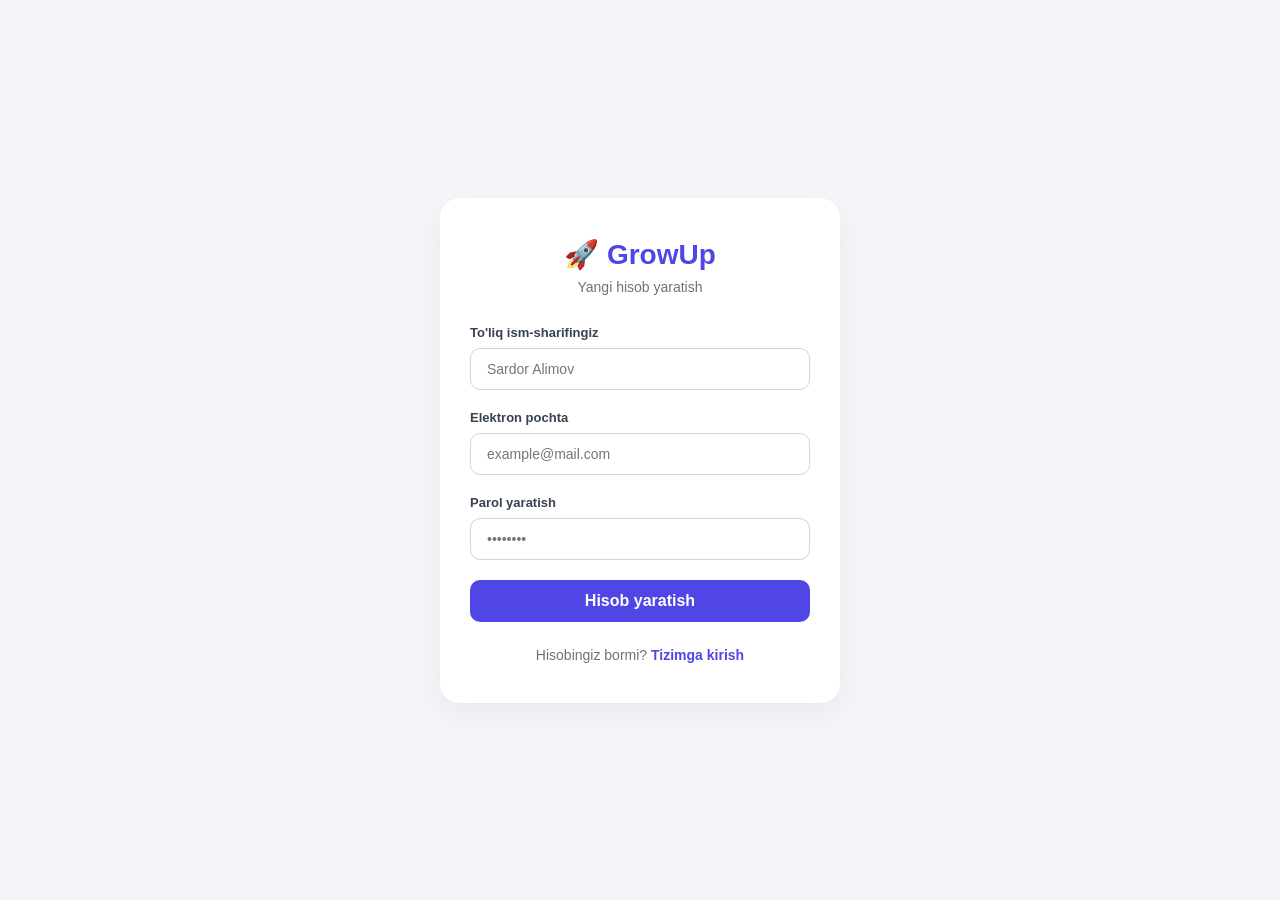
<file: register.html>
<!DOCTYPE html>
<html lang="uz">
<head>
    <meta charset="UTF-8">
    <meta name="viewport" content="width=device-width, initial-scale=1.0">
    <title>GrowUp - Ro'yxatdan o'tish</title>
    <link rel="stylesheet" href="login.css"> <!-- Dizayn birxilligi uchun login.css ni ulash mumkin -->
</head>
<body>

    <div class="login-container">
        <div class="login-card">
            <div class="logo-area">
                <h2>🚀 GrowUp</h2>
                <p>Yangi hisob yaratish</p>
            </div>

            <!-- Ro'yxatdan o'tgandan so'ng index.html ga o'tadi -->
            <form action="index.html" method="GET">
                <div class="input-group">
                    <label for="fullname">To'liq ism-sharifingiz</label>
                    <input type="text" id="fullname" placeholder="Sardor Alimov" required>
                </div>

                <div class="input-group">
                    <label for="email">Elektron pochta</label>
                    <input type="email" id="email" placeholder="example@mail.com" required>
                </div>

                <div class="input-group">
                    <label for="password">Parol yaratish</label>
                    <input type="password" id="password" placeholder="••••••••" required>
                </div>

                <button type="submit" class="btn-submit">Hisob yaratish</button>
            </form>

            <div class="register-link">
                Hisobingiz bormi? <a href="login.html">Tizimga kirish</a>
            </div>
        </div>
    </div>

</body>
</html>
</file>
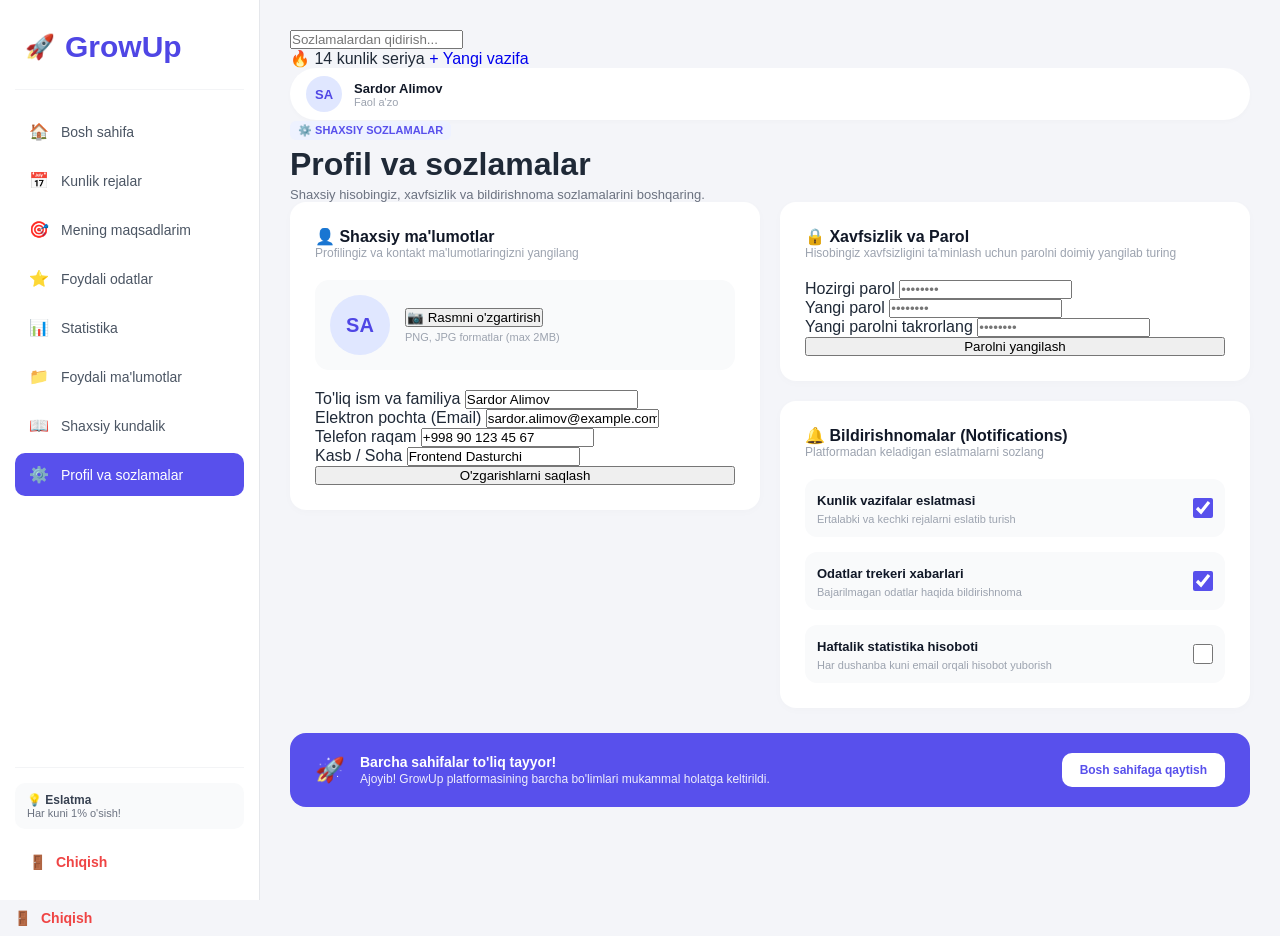
<file: sozlamalar.html>
<!DOCTYPE html>
<html lang="uz">
<head>
    <meta charset="UTF-8">
    <meta name="viewport" content="width=device-width, initial-scale=1.0">
    <title>Profil va sozlamalar – GrowUp</title>
    <link rel="stylesheet" href="style.css">
    <link rel="stylesheet" href="sozlamalar.css">
</head>
<body>

    <div class="app-container">
        <!-- CHAP MENYU (SIDEBAR) -->
        <aside class="sidebar">
            <div class="sidebar-logo">
                <span class="rocket">🚀</span>
                <h2>GrowUp</h2>
            </div>
            
            <ul class="sidebar-menu">
                <li><a href="index.html"><span class="icon">🏠</span> Bosh sahifa</a></li>
                <li><a href="kunlik-rejalar.html"><span class="icon">📅</span> Kunlik rejalar</a></li>
                <li><a href="maqsadlar.html"><span class="icon">🎯</span> Mening maqsadlarim</a></li>
                <li><a href="odatlar.html"><span class="icon">⭐</span> Foydali odatlar</a></li>
                <li><a href="statistika.html"><span class="icon">📊</span> Statistika</a></li>
                <li><a href="malumotlar.html"><span class="icon">📁</span> Foydali ma'lumotlar</a></li>
                <li><a href="kundalik.html"><span class="icon">📖</span> Shaxsiy kundalik</a></li>
                <li><a href="sozlamalar.html" class="active"><span class="icon">⚙️</span> Profil va sozlamalar</a></li>
            </ul>

            <div class="sidebar-footer">
                <div class="eslatma-box">
                    <p class="eslatma-title">💡 Eslatma</p>
                    <p class="eslatma-text">Har kuni 1% o'sish!</p>
                </div>
                <a href="login.html" class="logout-link"><span class="icon">🚪</span> Chiqish</a>
            </div>
        </aside>

        <!-- O'NG ASOSIY QISM -->
        <main class="main-content">
            <!-- Tepa qidiruv paneli -->
            <header class="top-header-kr">
                <div class="header-search">
                    <input type="text" placeholder="Sozlamalardan qidirish...">
                </div>
                <div class="header-right">
                    <span class="streak-badge">🔥 14 kunlik seriya</span>
                    <a href="kunlik-rejalar.html" class="btn-primary" style="text-decoration: none;">+ Yangi vazifa</a>
                    <div class="user-profile">
                        <div class="avatar">SA</div>
                        <div class="user-info">
                            <span class="name">Sardor Alimov</span>
                            <span class="role">Faol a'zo</span>
                        </div>
                    </div>
                </div>
            </header>

            <!-- Sarlavha paneli -->
            <div class="page-title-row">
                <div>
                    <span class="top-tag">⚙️ SHAXSIY SOZLAMALAR</span>
                    <h1>Profil va sozlamalar</h1>
                    <p class="sub-title">Shaxsiy hisobingiz, xavfsizlik va bildirishnoma sozlamalarini boshqaring.</p>
                </div>
            </div>

            <!-- Asosiy 2 ustunli tuzilma -->
            <div class="settings-grid-main">
                
                <!-- CHAP USTUN: Profil ma'lumotlari -->
                <div class="settings-left-col">
                    <div class="section-box">
                        <h3>👤 Shaxsiy ma'lumotlar</h3>
                        <p class="box-desc">Profilingiz va kontakt ma'lumotlaringizni yangilang</p>
                        
                        <div class="profile-avatar-upload">
                            <div class="big-avatar">SA</div>
                            <div>
                                <button class="btn-sm" onclick="alert('Rasm tanlash oynasi ochildi!')">📷 Rasmni o'zgartirish</button>
                                <p class="sub-text">PNG, JPG formatlar (max 2MB)</p>
                            </div>
                        </div>

                        <form onsubmit="event.preventDefault(); alert('Profil ma\'lumotlari saqlandi!');">
                            <div class="form-group-modal">
                                <label>To'liq ism va familiya</label>
                                <input type="text" value="Sardor Alimov" required>
                            </div>

                            <div class="form-group-modal">
                                <label>Elektron pochta (Email)</label>
                                <input type="email" value="sardor.alimov@example.com" required>
                            </div>

                            <div class="form-group-modal">
                                <label>Telefon raqam</label>
                                <input type="tel" value="+998 90 123 45 67">
                            </div>

                            <div class="form-group-modal">
                                <label>Kasb / Soha</label>
                                <input type="text" value="Frontend Dasturchi">
                            </div>

                            <button type="submit" class="btn-primary-lg" style="width: 100%;">O'zgarishlarni saqlash</button>
                        </form>
                    </div>
                </div>

                <!-- O'NG USTUN: Xavfsizlik va Bildirishnomalar -->
                <div class="settings-right-col">
                    <!-- Parolni o'zgartirish -->
                    <div class="section-box" style="margin-bottom: 20px;">
                        <h3>🔒 Xavfsizlik va Parol</h3>
                        <p class="box-desc">Hisobingiz xavfsizligini ta'minlash uchun parolni doimiy yangilab turing</p>

                        <form onsubmit="event.preventDefault(); alert('Parol muvaffaqiyatli yangilandi!');">
                            <div class="form-group-modal">
                                <label>Hozirgi parol</label>
                                <input type="password" placeholder="••••••••" required>
                            </div>

                            <div class="form-group-modal">
                                <label>Yangi parol</label>
                                <input type="password" placeholder="••••••••" required>
                            </div>

                            <div class="form-group-modal">
                                <label>Yangi parolni takrorlang</label>
                                <input type="password" placeholder="••••••••" required>
                            </div>

                            <button type="submit" class="btn-outline" style="width: 100%;">Parolni yangilash</button>
                        </form>
                    </div>

                    <!-- Bildirishnomalar sozlamasi -->
                    <div class="section-box">
                        <h3>🔔 Bildirishnomalar (Notifications)</h3>
                        <p class="box-desc">Platformadan keladigan eslatmalarni sozlang</p>

                        <div class="toggle-list">
                            <div class="toggle-item">
                                <div>
                                    <strong>Kunlik vazifalar eslatmasi</strong>
                                    <p class="sub-text">Ertalabki va kechki rejalarni eslatib turish</p>
                                </div>
                                <input type="checkbox" checked class="toggle-switch">
                            </div>

                            <div class="toggle-item">
                                <div>
                                    <strong>Odatlar trekeri xabarlari</strong>
                                    <p class="sub-text">Bajarilmagan odatlar haqida bildirishnoma</p>
                                </div>
                                <input type="checkbox" checked class="toggle-switch">
                            </div>

                            <div class="toggle-item">
                                <div>
                                    <strong>Haftalik statistika hisoboti</strong>
                                    <p class="sub-text">Har dushanba kuni email orqali hisobot yuborish</p>
                                </div>
                                <input type="checkbox" class="toggle-switch">
                            </div>
                        </div>
                    </div>
                </div>

            </div>

            <!-- Eng pastki banner -->
            <div class="bottom-intizom-banner" style="margin-top: 25px;">
                <div class="bib-left">
                    <span class="bib-icon">🚀</span>
                    <div>
                        <strong>Barcha sahifalar to'liq tayyor!</strong>
                        <p>Ajoyib! GrowUp platformasining barcha bo'limlari mukammal holatga keltirildi.</p>
                    </div>
                </div>
                <a href="index.html" class="btn-white" style="text-decoration: none;">Bosh sahifaga qaytish</a>
            </div>
        </main>
    </div>
<a href="login.html" class="logout-link"><span class="icon">🚪</span> Chiqish</a>
</body>
</html>
</file>
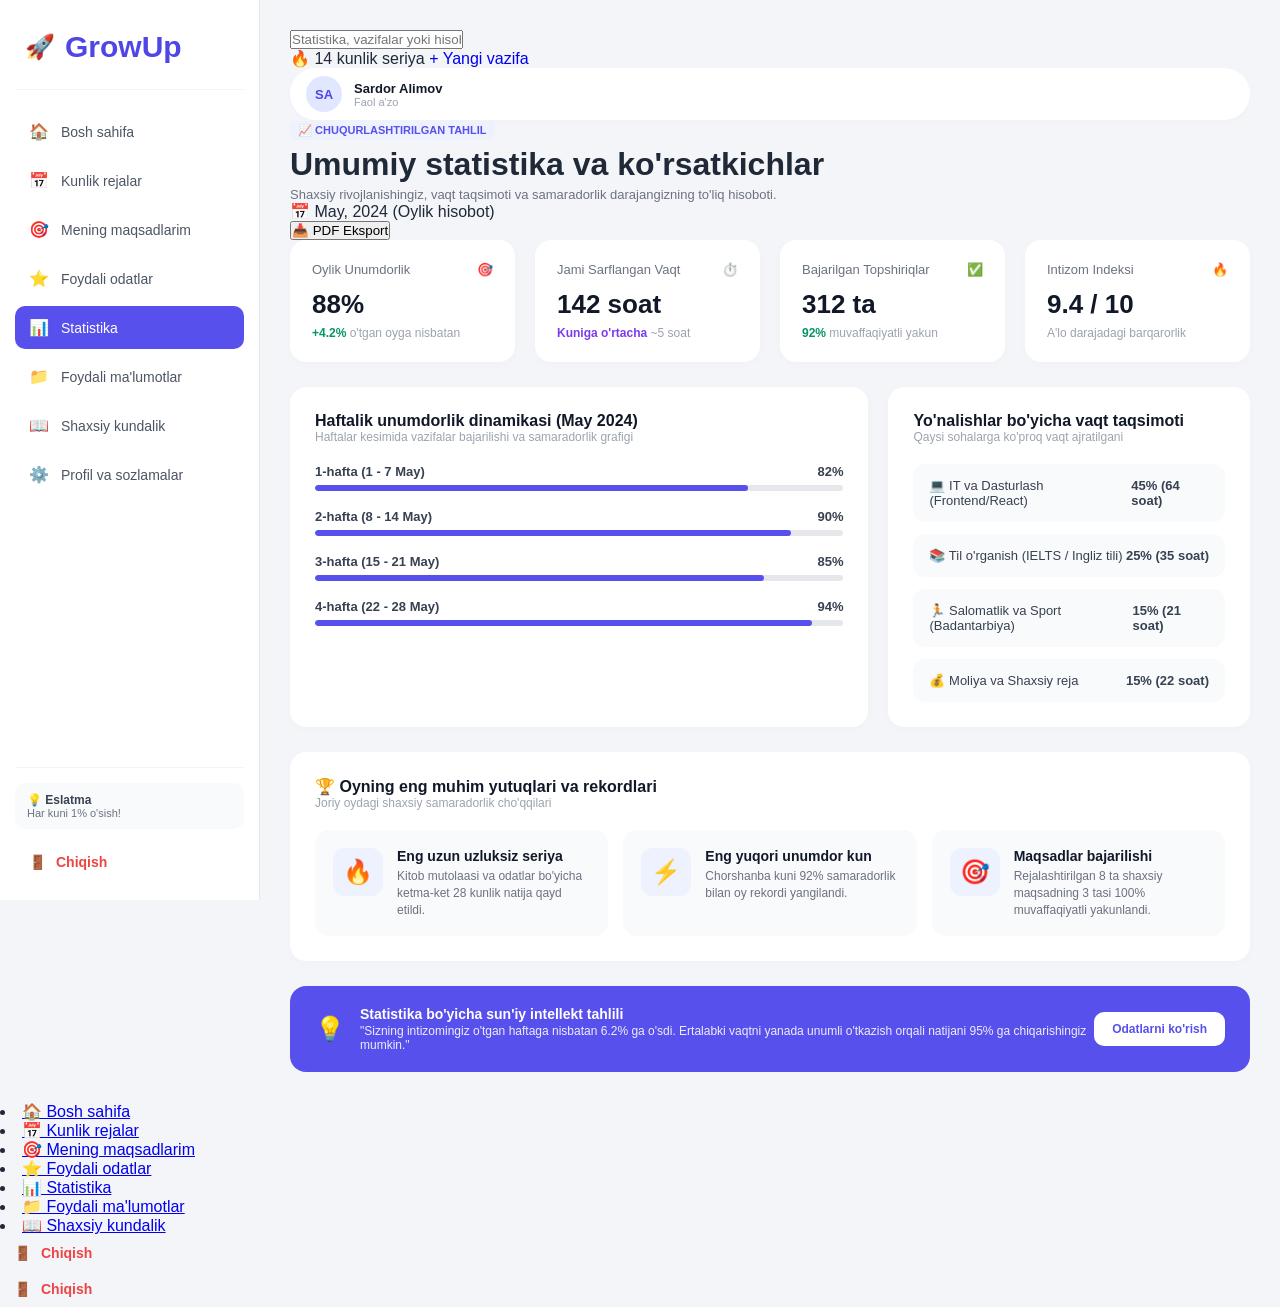
<file: statistika.html>
<!DOCTYPE html>
<html lang="uz">
<head>
    <meta charset="UTF-8">
    <meta name="viewport" content="width=device-width, initial-scale=1.0">
    <title>Statistika va Tahlil – GrowUp</title>
    <link rel="stylesheet" href="style.css">
    <link rel="stylesheet" href="./statistika.css">
</head>
<body>

    <div class="app-container">
        <!-- CHAP MENYU (SIDEBAR) -->
        <aside class="sidebar">
            <div class="sidebar-logo">
                <span class="rocket">🚀</span>
                <h2>GrowUp</h2>
            </div>
            
            <ul class="sidebar-menu">
                <li><a href="index.html"><span class="icon">🏠</span> Bosh sahifa</a></li>
                <li><a href="kunlik-rejalar.html"><span class="icon">📅</span> Kunlik rejalar</a></li>
                <li><a href="maqsadlar.html"><span class="icon">🎯</span> Mening maqsadlarim</a></li>
                <li><a href="odatlar.html"><span class="icon">⭐</span> Foydali odatlar</a></li>
                <li><a href="statistika.html" class="active"><span class="icon">📊</span> Statistika</a></li>
                <li><a href="malumotlar.html"><span class="icon">📁</span> Foydali ma'lumotlar</a></li>
                <li><a href="kundalik.html"><span class="icon">📖</span> Shaxsiy kundalik</a></li>
                <li><a href="sozlamalar.html"><span class="icon">⚙️</span> Profil va sozlamalar</a></li>
            </ul>

            <div class="sidebar-footer">
                <div class="eslatma-box">
                    <p class="eslatma-title">💡 Eslatma</p>
                    <p class="eslatma-text">Har kuni 1% o'sish!</p>
                </div>
                <a href="login.html" class="logout-link"><span class="icon">🚪</span> Chiqish</a>
            </div>
        </aside>

        <!-- O'NG ASOSIY QISM -->
        <main class="main-content">
            <!-- Tepa qidiruv va profil paneli -->
            <header class="top-header-kr">
                <div class="header-search">
                    <input type="text" placeholder="Statistika, vazifalar yoki hisobotlarni qidirish...">
                </div>
                <div class="header-right">
                    <span class="streak-badge">🔥 14 kunlik seriya</span>
                    <a href="kunlik-rejalar.html" class="btn-primary" style="text-decoration: none;">+ Yangi vazifa</a>
                    <div class="user-profile">
                        <div class="avatar">SA</div>
                        <div class="user-info">
                            <span class="name">Sardor Alimov</span>
                            <span class="role">Faol a'zo</span>
                        </div>
                    </div>
                </div>
            </header>

            <!-- Sarlavha paneli -->
            <div class="page-title-row">
                <div>
                    <span class="top-tag">📈 CHUQURLASHTIRILGAN TAHLIL</span>
                    <h1>Umumiy statistika va ko'rsatkichlar</h1>
                    <p class="sub-title">Shaxsiy rivojlanishingiz, vaqt taqsimoti va samaradorlik darajangizning to'liq hisoboti.</p>
                </div>
                <div class="action-buttons">
                    <div class="month-selector">
                        <span>📅 May, 2024 (Oylik hisobot)</span>
                    </div>
                    <button class="btn-primary-lg" onclick="alert('Hisobot muvaffaqiyatli yuklab olindi!')">📥 PDF Eksport</button>
                </div>
            </div>

            <!-- Asosiy 4 ta katta statistika kartasi -->
            <div class="stats-grid">
                <div class="stat-card">
                    <div class="stat-header">
                        <span>Oylik Unumdorlik</span>
                        <span class="icon-circle">🎯</span>
                    </div>
                    <h2>88%</h2>
                    <p><span class="green-text">+4.2%</span> o'tgan oyga nisbatan</p>
                </div>

                <div class="stat-card">
                    <div class="stat-header">
                        <span>Jami Sarflangan Vaqt</span>
                        <span class="icon-circle">⏱️</span>
                    </div>
                    <h2>142 soat</h2>
                    <p><span class="purple-text">Kuniga o'rtacha</span> ~5 soat</p>
                </div>

                <div class="stat-card">
                    <div class="stat-header">
                        <span>Bajarilgan Topshiriqlar</span>
                        <span class="icon-circle">✅</span>
                    </div>
                    <h2>312 ta</h2>
                    <p><span class="green-text">92%</span> muvaffaqiyatli yakun</p>
                </div>

                <div class="stat-card">
                    <div class="stat-header">
                        <span>Intizom Indeksi</span>
                        <span class="icon-circle">🔥</span>
                    </div>
                    <h2>9.4 / 10</h2>
                    <p>A'lo darajadagi barqarorlik</p>
                </div>
            </div>

            <!-- O'rta qism: Haftalik dinamika va Vaqt taqsimoti -->
            <div class="content-grid" style="margin-bottom: 25px;">
                <div class="section-box">
                    <h3>Haftalik unumdorlik dinamikasi (May 2024)</h3>
                    <p class="box-desc">Haftalar kesimida vazifalar bajarilishi va samaradorlik grafigi</p>
                    
                    <div class="progress-list-stat">
                        <div class="stat-bar-item">
                            <div class="sb-label"><span>1-hafta (1 - 7 May)</span> <strong>82%</strong></div>
                            <div class="progress-bar"><div class="fill" style="width: 82%;"></div></div>
                        </div>
                        <div class="stat-bar-item">
                            <div class="sb-label"><span>2-hafta (8 - 14 May)</span> <strong>90%</strong></div>
                            <div class="progress-bar"><div class="fill" style="width: 90%;"></div></div>
                        </div>
                        <div class="stat-bar-item">
                            <div class="sb-label"><span>3-hafta (15 - 21 May)</span> <strong>85%</strong></div>
                            <div class="progress-bar"><div class="fill" style="width: 85%;"></div></div>
                        </div>
                        <div class="stat-bar-item">
                            <div class="sb-label"><span>4-hafta (22 - 28 May)</span> <strong>94%</strong></div>
                            <div class="progress-bar"><div class="fill" style="width: 94%;"></div></div>
                        </div>
                    </div>
                </div>

                <div class="section-box">
                    <h3>Yo'nalishlar bo'yicha vaqt taqsimoti</h3>
                    <p class="box-desc">Qaysi sohalarga ko'proq vaqt ajratilgani</p>
                    <ul class="category-stat-list">
                        <li>
                            <span>💻 IT va Dasturlash (Frontend/React)</span>
                            <strong>45% (64 soat)</strong>
                        </li>
                        <li>
                            <span>📚 Til o'rganish (IELTS / Ingliz tili)</span>
                            <strong>25% (35 soat)</strong>
                        </li>
                        <li>
                            <span>🏃 Salomatlik va Sport (Badantarbiya)</span>
                            <strong>15% (21 soat)</strong>
                        </li>
                        <li>
                            <span>💰 Moliya va Shaxsiy reja</span>
                            <strong>15% (22 soat)</strong>
                        </li>
                    </ul>
                </div>
            </div>

            <!-- Pastki qo'shimcha batafsil tahlil bloki -->
            <div class="section-box" style="margin-bottom: 25px;">
                <h3>🏆 Oyning eng muhim yutuqlari va rekordlari</h3>
                <p class="box-desc">Joriy oydagi shaxsiy samaradorlik cho'qqilari</p>
                
                <div class="achievements-grid-stat">
                    <div class="ach-item-stat">
                        <span class="ach-icon">🔥</span>
                        <div>
                            <strong>Eng uzun uzluksiz seriya</strong>
                            <p>Kitob mutolaasi va odatlar bo'yicha ketma-ket 28 kunlik natija qayd etildi.</p>
                        </div>
                    </div>
                    <div class="ach-item-stat">
                        <span class="ach-icon">⚡</span>
                        <div>
                            <strong>Eng yuqori unumdor kun</strong>
                            <p>Chorshanba kuni 92% samaradorlik bilan oy rekordi yangilandi.</p>
                        </div>
                    </div>
                    <div class="ach-item-stat">
                        <span class="ach-icon">🎯</span>
                        <div>
                            <strong>Maqsadlar bajarilishi</strong>
                            <p>Rejalashtirilgan 8 ta shaxsiy maqsadning 3 tasi 100% muvaffaqiyatli yakunlandi.</p>
                        </div>
                    </div>
                </div>
            </div>

            <!-- Eng pastki banner -->
            <div class="bottom-intizom-banner">
                <div class="bib-left">
                    <span class="bib-icon">💡</span>
                    <div>
                        <strong>Statistika bo'yicha sun'iy intellekt tahlili</strong>
                        <p>"Sizning intizomingiz o'tgan haftaga nisbatan 6.2% ga o'sdi. Ertalabki vaqtni yanada unumli o'tkazish orqali natijani 95% ga chiqarishingiz mumkin."</p>
                    </div>
                </div>
                <a href="odatlar.html" class="btn-white" style="text-decoration: none;">Odatlarni ko'rish</a>
            </div>
        </main>
    </div>
     <li><a href="index.html" class="active"><span class="icon">🏠</span> Bosh sahifa</a></li>
                <li><a href="kunlik-rejalar.html"><span class="icon">📅</span> Kunlik rejalar</a></li>
                <li><a href="maqsadlar.html"><span class="icon">🎯</span> Mening maqsadlarim</a></li>
                <li><a href="odatlar.html"><span class="icon">⭐</span> Foydali odatlar</a></li>
                <li><a href="./statistika.html"><span class="icon">📊</span> Statistika</a></li>
                <li><a href="./malumotlar.html"><span class="icon">📁</span> Foydali ma'lumotlar</a></li>
                <li><a href="./kundalik.html"><span class="icon">📖</span> Shaxsiy kundalik</a></li>
 <a href="login.html" class="logout-link"><span class="icon">🚪</span> Chiqish</a>
<a href="login.html" class="logout-link"><span class="icon">🚪</span> Chiqish</a>
</body>
</html>
</file>
<file: style.css>
* {
    margin: 0;
    padding: 0;
    box-sizing: border-box;
    font-family: 'Segoe UI', Tahoma, Geneva, Verdana, sans-serif;
}

body {
    background-color: #f4f5f9;
    color: #1f2937;
}

.app-container {
    display: flex;
    min-height: 100vh;
}

/* --- SIDEBAR (CHAP MENYU) --- */
.sidebar {
    width: 260px;
    background-color: #ffffff;
    border-right: 1px solid #e5e7eb;
    display: flex;
    flex-direction: column;
    position: fixed;
    height: 100vh;
    padding: 20px 15px;
}

.sidebar-logo {
    display: flex;
    align-items: center;
    gap: 10px;
    padding: 10px 10px 25px 10px;
    font-size: 20px;
    color: #4f46e5;
    border-bottom: 1px solid #f3f4f6;
}

.sidebar-logo .rocket {
    font-size: 24px;
}

.sidebar-menu {
    list-style: none;
    margin-top: 20px;
    display: flex;
    flex-direction: column;
    gap: 6px;
    overflow-y: auto;
    flex: 1;
}

.sidebar-menu li a {
    display: flex;
    align-items: center;
    gap: 12px;
    padding: 12px 14px;
    text-decoration: none;
    color: #4b5563;
    font-size: 14px;
    font-weight: 500;
    border-radius: 10px;
    transition: all 0.2s ease;
}

.sidebar-menu li a .icon {
    font-size: 16px;
}

.sidebar-menu li a:hover {
    background-color: #f3f4f6;
    color: #4f46e5;
}

.sidebar-menu li a.active {
    background-color: #5850ec;
    color: white;
}

.sidebar-footer {
    border-top: 1px solid #f3f4f6;
    padding-top: 15px;
}

.eslatma-box {
    background: #f9fafb;
    padding: 10px 12px;
    border-radius: 10px;
    margin-bottom: 15px;
}

.eslatma-title {
    font-size: 12px;
    font-weight: 600;
    color: #374151;
}

.eslatma-text {
    font-size: 11px;
    color: #6b7280;
}

.logout-link {
    display: flex;
    align-items: center;
    gap: 10px;
    text-decoration: none;
    color: #ef4444;
    font-size: 14px;
    font-weight: 600;
    padding: 10px 14px;
    border-radius: 10px;
}
.logout-link:hover {
    background-color: #fee2e2;
}

/* --- MAIN CONTENT (O'NG ASOSIY QISM) --- */
.main-content {
    margin-left: 260px;
    flex: 1;
    padding: 30px;
}

.top-header {
    display: flex;
    justify-content: space-between;
    align-items: center;
    margin-bottom: 25px;
}

.top-header h1 {
    font-size: 24px;
    color: #111827;
    margin-bottom: 5px;
}

.date-badge {
    font-size: 13px;
    color: #6b7280;
}

.user-profile {
    display: flex;
    align-items: center;
    gap: 12px;
    background: white;
    padding: 8px 16px;
    border-radius: 30px;
    box-shadow: 0 2px 5px rgba(0,0,0,0.02);
}

.avatar {
    width: 36px;
    height: 36px;
    background: #e0e7ff;
    color: #4f46e5;
    display: flex;
    align-items: center;
    justify-content: center;
    border-radius: 50%;
    font-weight: 700;
    font-size: 13px;
}

.user-info {
    display: flex;
    flex-direction: column;
}

.user-info .name {
    font-size: 13px;
    font-weight: 600;
    color: #111827;
}

.user-info .role {
    font-size: 11px;
    color: #9ca3af;
}

/* Banner */
.welcome-banner {
    background: linear-gradient(135deg, #5850ec 0%, #6366f1 100%);
    color: white;
    padding: 22px 25px;
    border-radius: 16px;
    margin-bottom: 25px;
    box-shadow: 0 4px 15px rgba(88, 80, 236, 0.2);
}

.welcome-banner p {
    font-size: 16px;
    font-weight: 500;
    margin-bottom: 5px;
}

.welcome-banner .author {
    font-size: 13px;
    opacity: 0.85;
}

/* Stats Grid */
.stats-grid {
    display: grid;
    grid-template-columns: repeat(4, 1fr);
    gap: 20px;
    margin-bottom: 25px;
}

.stat-card {
    background: white;
    padding: 22px;
    border-radius: 16px;
    box-shadow: 0 2px 10px rgba(0,0,0,0.02);
}

.stat-header {
    display: flex;
    justify-content: space-between;
    align-items: center;
    margin-bottom: 12px;
}

.stat-header span {
    font-size: 13px;
    color: #6b7280;
    font-weight: 500;
}

.stat-card h2 {
    font-size: 26px;
    color: #111827;
    margin-bottom: 6px;
}

.stat-card p {
    font-size: 12px;
    color: #9ca3af;
}

.green-text { color: #059669; font-weight: 600; }
.purple-text { color: #7c3aed; font-weight: 600; }

/* Content Grid */
.content-grid {
    display: grid;
    grid-template-columns: 1.6fr 1fr;
    gap: 20px;
    margin-bottom: 25px;
}

.bottom-grid {
    display: grid;
    grid-template-columns: 1.6fr 1fr;
    gap: 20px;
}

.section-box {
    background: white;
    padding: 25px;
    border-radius: 16px;
    box-shadow: 0 2px 10px rgba(0,0,0,0.02);
}

.box-header {
    display: flex;
    justify-content: space-between;
    align-items: center;
    margin-bottom: 18px;
}

.section-box h3 {
    font-size: 16px;
    color: #111827;
}

.sub-count {
    font-size: 12px;
    color: #9ca3af;
    background: #f3f4f6;
    padding: 4px 10px;
    border-radius: 20px;
}

.link-all {
    font-size: 13px;
    color: #5850ec;
    text-decoration: none;
    font-weight: 600;
}

/* Task list style */
.task-list, .goals-list, .habits-mini-list {
    list-style: none;
    display: flex;
    flex-direction: column;
    gap: 12px;
}

.task-list li {
    display: flex;
    justify-content: space-between;
    align-items: center;
    padding: 12px 14px;
    background: #f9fafb;
    border-radius: 12px;
}

.task-info {
    display: flex;
    align-items: center;
    gap: 15px;
}

.task-info .time {
    font-size: 13px;
    font-weight: 600;
    color: #4b5563;
}

.task-info strong {
    font-size: 13px;
    color: #1f2937;
    display: block;
    margin-bottom: 4px;
}

.tags {
    display: flex;
    gap: 6px;
}

.tag {
    font-size: 10px;
    padding: 2px 8px;
    border-radius: 6px;
    font-weight: 600;
}
.tag.salomatlik { background: #e0f2fe; color: #0369a1; }
.tag.rivojlanish { background: #ede9fe; color: #6d28d9; }
.tag.it { background: #d1fae5; color: #065f46; }
.tag.moliya { background: #fef3c7; color: #92400e; }
.tag.red { background: #fee2e2; color: #b91c1c; }
.tag.orange { background: #ffedd5; color: #c2410c; }

/* Goals style */
.goals-list li {
    background: #f9fafb;
    padding: 14px;
    border-radius: 12px;
}

.goal-top {
    display: flex;
    justify-content: space-between;
    font-size: 13px;
    font-weight: 600;
    color: #111827;
    margin-bottom: 4px;
}

.goal-sub {
    font-size: 11px;
    color: #6b7280;
    margin-bottom: 10px;
}

.progress-bar {
    width: 100%;
    height: 6px;
    background: #e5e7eb;
    border-radius: 3px;
    overflow: hidden;
}

.progress-bar .fill {
    height: 100%;
    background: #5850ec;
    border-radius: 3px;
}

/* Chart */
.box-desc {
    font-size: 12px;
    color: #9ca3af;
    margin-bottom: 20px;
}

.chart-container {
    display: flex;
    justify-content: space-between;
    align-items: flex-end;
    height: 160px;
    padding: 0 10px;
}

.bar-column {
    display: flex;
    flex-direction: column;
    align-items: center;
    gap: 8px;
    flex: 1;
    position: relative;
}

.bar-column .bar {
    width: 28px;
    background: #e0e7ff;
    border-radius: 6px 6px 0 0;
    transition: height 0.3s;
}

.bar-column span {
    font-size: 11px;
    color: #6b7280;
}

.bar-column.active-bar .bar {
    background: #059669;
}

.peak-tag {
    position: absolute;
    top: -30px;
    background: #111827;
    color: white;
    font-size: 9px;
    padding: 3px 6px;
    border-radius: 4px;
    white-space: nowrap;
}

/* Habits mini list */
.habits-mini-list li {
    display: flex;
    justify-content: space-between;
    align-items: center;
    padding: 12px 14px;
    background: #f9fafb;
    border-radius: 12px;
}

.habit-info strong {
    font-size: 13px;
    color: #111827;
    display: block;
}

.habit-info span {
    font-size: 11px;
    color: #9ca3af;
}

.badge {
    padding: 4px 10px;
    border-radius: 20px;
    font-size: 11px;
    font-weight: 600;
}

.badge.success { background-color: #d1fae5; color: #065f46; }
.badge.warning { background-color: #fef3c7; color: #92400e; }
.badge.progress-num { background-color: #e0e7ff; color: #4f46e5; }

/* Kartalarni bosish mumkin qilish */
.stat-card.clickable {
    cursor: pointer;
    transition: transform 0.2s ease, box-shadow 0.2s ease;
}

.stat-card.clickable:hover {
    transform: translateY(-3px);
    box-shadow: 0 8px 20px rgba(79, 70, 229, 0.12);
    border: 1px solid #c7d2fe;
}

/* Yashirin checkboxlar */
.modal-checkbox {
    display: none;
}

/* --- MODAL OYNALARNING ASOSIY DIZAYNI --- */
.modal-overlay {
    position: fixed;
    top: 0;
    left: 0;
    width: 100%;
    height: 100%;
    background: rgba(17, 24, 39, 0.6);
    backdrop-filter: blur(4px);
    display: flex;
    justify-content: center;
    align-items: center;
    z-index: 9999;
    opacity: 0;
    visibility: hidden;
    transition: all 0.3s ease;
}

.modal-box {
    background: white;
    width: 100%;
    max-width: 520px;
    border-radius: 20px;
    padding: 25px;
    box-shadow: 0 20px 25px -5px rgba(0, 0, 0, 0.1);
    transform: scale(0.95);
    transition: transform 0.3s ease;
}

.modal-header {
    display: flex;
    justify-content: space-between;
    align-items: center;
    margin-bottom: 15px;
    border-bottom: 1px solid #f3f4f6;
    padding-bottom: 12px;
}

.modal-header h3 {
    font-size: 16px;
    color: #111827;
}

.close-btn {
    font-size: 18px;
    font-weight: 700;
    color: #9ca3af;
    cursor: pointer;
    padding: 4px 8px;
    border-radius: 6px;
    transition: background 0.2s;
}

.close-btn:hover {
    background: #f3f4f6;
    color: #ef4444;
}

.modal-desc {
    font-size: 13px;
    color: #6b7280;
    margin-bottom: 15px;
}

.modal-list {
    list-style: none;
    display: flex;
    flex-direction: column;
    gap: 10px;
    max-height: 300px;
    overflow-y: auto;
}

.modal-list li {
    display: flex;
    justify-content: space-between;
    align-items: center;
    padding: 10px 12px;
    background: #f9fafb;
    border-radius: 10px;
    font-size: 13px;
    color: #374151;
}

.sub-text {
    font-size: 11px;
    color: #9ca3af;
    margin-top: 2px;
}

.date-tag {
    font-size: 11px;
    color: #6b7280;
    background: #e5e7eb;
    padding: 2px 8px;
    border-radius: 6px;
}

.badge.danger {
    background-color: #fee2e2;
    color: #b91c1c;
}

/* --- CHECKBOX ORQALI MODALNI OCHISH (CSS MAGIYASI) --- */
#modal-toggle-1:checked ~ .app-container ~ #modal-1,
#modal-toggle-2:checked ~ .app-container ~ #modal-2,
#modal-toggle-3:checked ~ .app-container ~ #modal-3,
#modal-toggle-4:checked ~ .app-container ~ #modal-4 {
    opacity: 1;
    visibility: visible;
}

#modal-toggle-1:checked ~ .app-container ~ #modal-1 .modal-box,
#modal-toggle-2:checked ~ .app-container ~ #modal-2 .modal-box,
#modal-toggle-3:checked ~ .app-container ~ #modal-3 .modal-box,
#modal-toggle-4:checked ~ .app-container ~ #modal-4 .modal-box {
    transform: scale(1);
}

/* --- TAQVIM GRID (4-MODAL UCHUN) --- */
.calendar-grid-mini {
    display: grid;
    grid-template-columns: repeat(7, 1fr);
    gap: 8px;
    margin: 15px 0;
}

.cal-day {
    padding: 10px 0;
    text-align: center;
    border-radius: 8px;
    font-size: 13px;
    font-weight: 600;
    background: #f3f4f6;
    color: #9ca3af;
}

.cal-day.streak {
    background: #d1fae5;
    color: #065f46;
}

.cal-day.today-marked {
    background: #5850ec;
    color: white;
    box-shadow: 0 4px 10px rgba(88, 80, 236, 0.3);
}

.calendar-note {
    font-size: 12px;
    color: #4b5563;
    background: #eef2ff;
    padding: 10px;
    border-radius: 8px;
    margin-top: 10px;
}
</file>
<file: login.css>
/* Umumiy sozlamalar */
* {
    margin: 0;
    padding: 0;
    box-sizing: border-box;
    font-family: 'Segoe UI', Tahoma, Geneva, Verdana, sans-serif;
}

body {
    background-color: #f4f5f9;
    height: 100vh;
    display: flex;
    justify-content: center;
    align-items: center;
}

/* Asosiy konteyner */
.login-container {
    width: 100%;
    max-width: 440px;
    padding: 20px;
}

/* Karta dizayni (Sizning rasmlaringizdagi zamonaviy uslubda) */
.login-card {
    background: #ffffff;
    padding: 40px 30px;
    border-radius: 20px;
    box-shadow: 0 10px 30px rgba(0, 0, 0, 0.05);
}

.logo-area {
    text-align: center;
    margin-bottom: 30px;
}

.logo-area h2 {
    color: #4f46e5;
    font-size: 28px;
    margin-bottom: 8px;
}

.logo-area p {
    color: #6b7280;
    font-size: 14px;
}

/* Input guruhlari */
.input-group {
    margin-bottom: 20px;
}

.input-group label {
    display: block;
    font-size: 13px;
    font-weight: 600;
    color: #374151;
    margin-bottom: 8px;
}

.input-group input {
    width: 100%;
    padding: 12px 16px;
    border: 1px solid #d1d5db;
    border-radius: 10px;
    font-size: 14px;
    outline: none;
    transition: all 0.3s ease;
}

.input-group input:focus {
    border-color: #4f46e5;
    box-shadow: 0 0 0 3px rgba(79, 70, 229, 0.1);
}

/* Qo'shimcha havolalar va checkbox */
.form-actions {
    display: flex;
    justify-content: space-between;
    align-items: center;
    font-size: 13px;
    margin-bottom: 25px;
}

.remember-me {
    color: #4b5563;
    display: flex;
    align-items: center;
    gap: 6px;
    cursor: pointer;
}

.forgot-password {
    color: #4f46e5;
    text-decoration: none;
    font-weight: 600;
}

.forgot-password:hover {
    text-decoration: underline;
}

/* Kirish tugmasi */
.btn-submit {
    width: 100%;
    padding: 12px;
    background-color: #4f46e5;
    color: white;
    border: none;
    border-radius: 10px;
    font-size: 16px;
    font-weight: 600;
    cursor: pointer;
    transition: background-color 0.3s ease;
}

.btn-submit:hover {
    background-color: #4338ca;
}

/* Ro'yxatdan o'tishga o'tish qismi */
.register-link {
    text-align: center;
    margin-top: 25px;
    font-size: 14px;
    color: #6b7280;
}

.register-link a {
    color: #4f46e5;
    text-decoration: none;
    font-weight: 600;
}

.register-link a:hover {
    text-decoration: underline;
}
</file>
<file: kundalik.css>
/* Sarlavha va teglar */
.top-tag {
    font-size: 11px;
    font-weight: 700;
    color: #5850ec;
    background: #eef2ff;
    padding: 3px 8px;
    border-radius: 6px;
    display: inline-block;
    margin-bottom: 6px;
}

.sub-title {
    font-size: 13px;
    color: #6b7280;
    margin-top: 4px;
}

/* Ikki ustunli kundalik tuzilishi */
.diary-grid-main {
    display: grid;
    grid-template-columns: 1.2fr 1.8fr;
    gap: 20px;
}

/* Textarea maydoni */
.diary-textarea {
    width: 100%;
    padding: 12px 16px;
    border: 1px solid #d1d5db;
    border-radius: 12px;
    font-size: 13px;
    outline: none;
    resize: vertical;
    font-family: inherit;
    transition: border-color 0.2s;
}

.diary-textarea:focus {
    border-color: #5850ec;
    box-shadow: 0 0 0 3px rgba(88, 80, 236, 0.1);
}

/* Yozuvlar ro'yxati */
.diary-entries-list {
    display: flex;
    flex-direction: column;
    gap: 15px;
    margin-top: 15px;
}

.diary-entry-card {
    background: #f9fafb;
    padding: 18px;
    border-radius: 14px;
    border: 1px solid #f3f4f6;
    transition: transform 0.2s ease;
}

.diary-entry-card:hover {
    transform: translateY(-2px);
    box-shadow: 0 4px 12px rgba(0,0,0,0.03);
}

.de-top {
    display: flex;
    justify-content: space-between;
    align-items: center;
    margin-bottom: 8px;
    font-size: 12px;
    color: #6b7280;
}

.diary-entry-card h4 {
    font-size: 15px;
    color: #111827;
    margin-bottom: 6px;
}

.diary-entry-card p {
    font-size: 12px;
    color: #4b5563;
    line-height: 1.5;
}

/* Pastki banner */
.bottom-intizom-banner {
    background: #5850ec;
    color: white;
    padding: 20px 25px;
    border-radius: 16px;
    display: flex;
    justify-content: space-between;
    align-items: center;
}

.bib-left {
    display: flex;
    gap: 15px;
    align-items: center;
}

.bib-icon {
    font-size: 24px;
}

.bib-left strong {
    font-size: 14px;
    display: block;
    margin-bottom: 2px;
}

.bib-left p {
    font-size: 12px;
    opacity: 0.9;
}

.btn-white {
    background: white;
    color: #5850ec;
    border: none;
    padding: 10px 18px;
    border-radius: 10px;
    font-weight: 700;
    cursor: pointer;
    font-size: 12px;
    white-space: nowrap;
}
</file>
<file: malumotlar.css>
/* Resurslar Grid Tuzilishi */
.resources-grid-main {
    display: grid;
    grid-template-columns: repeat(3, 1fr);
    gap: 20px;
    margin-bottom: 25px;
}

.resource-card-item {
    background: white;
    padding: 22px;
    border-radius: 18px;
    box-shadow: 0 2px 10px rgba(0,0,0,0.02);
    display: flex;
    flex-direction: column;
    justify-content: space-between;
    transition: transform 0.2s ease, box-shadow 0.2s ease;
}

.resource-card-item:hover {
    transform: translateY(-3px);
    box-shadow: 0 8px 20px rgba(79, 70, 229, 0.08);
}

.rc-top {
    display: flex;
    justify-content: space-between;
    align-items: center;
    margin-bottom: 12px;
}

.res-tag {
    font-size: 10px;
    padding: 3px 8px;
    border-radius: 6px;
    font-weight: 700;
}

.res-tag.purple { background: #f3e8ff; color: #6b21a8; }
.res-tag.blue { background: #e0e7ff; color: #3730a3; }
.res-tag.green { background: #dcfce7; color: #15803d; }
.res-tag.orange { background: #ffedd5; color: #9a3412; }

.rc-time {
    font-size: 11px;
    color: #9ca3af;
}

.resource-card-item h3 {
    font-size: 16px;
    color: #111827;
    margin-bottom: 8px;
}

.resource-card-item p {
    font-size: 12px;
    color: #6b7280;
    line-height: 1.5;
    margin-bottom: 20px;
    flex: 1;
}

.rc-foot {
    display: flex;
    justify-content: space-between;
    align-items: center;
    border-top: 1px solid #f3f4f6;
    padding-top: 12px;
}

.rc-author {
    font-size: 11px;
    color: #9ca3af;
    font-weight: 600;
}

.res-link {
    color: #5850ec;
    font-size: 12px;
    font-weight: 700;
    text-decoration: none;
    transition: opacity 0.2s;
}

.res-link:hover {
    opacity: 0.8;
    text-decoration: underline;
}
</file>
<file: odatlar.css>
/* Top tag va sarlavhalar */
.top-tag {
    font-size: 11px;
    font-weight: 700;
    color: #5850ec;
    background: #eef2ff;
    padding: 3px 8px;
    border-radius: 6px;
}

/* 3 ta statistik karta */
.stats-grid-habits {
    display: grid;
    grid-template-columns: repeat(3, 1fr);
    gap: 20px;
    margin-bottom: 25px;
}

.habit-stat-card {
    background: white;
    padding: 20px;
    border-radius: 16px;
    box-shadow: 0 2px 10px rgba(0,0,0,0.02);
    display: flex;
    justify-content: space-between;
    align-items: center;
}

.habit-stat-card small {
    font-size: 10px;
    color: #9ca3af;
    font-weight: 700;
}

.habit-stat-card h2 {
    font-size: 24px;
    color: #111827;
    margin: 4px 0;
}

.habit-stat-card h2 small {
    font-size: 12px;
    color: #6b7280;
    font-weight: 400;
}

.green-sub { font-size: 11px; color: #16a34a; font-weight: 600; }
.sub-gray { font-size: 11px; color: #9ca3af; }

.circle-progress {
    width: 46px;
    height: 46px;
    border-radius: 50%;
    border: 4px solid #16a34a;
    display: flex;
    align-items: center;
    justify-content: center;
    font-size: 12px;
    font-weight: 700;
    color: #16a34a;
}

.icon-square {
    width: 44px;
    height: 44px;
    border-radius: 12px;
    display: flex;
    align-items: center;
    justify-content: center;
    font-size: 20px;
}
.icon-square.orange { background: #ffedd5; }
.icon-square.purple { background: #f3e8ff; }

/* Matrix Table Box */
.section-box-matrix {
    background: white;
    padding: 22px;
    border-radius: 18px;
    box-shadow: 0 2px 10px rgba(0,0,0,0.02);
    margin-bottom: 25px;
}

.matrix-head {
    display: flex;
    justify-content: space-between;
    align-items: center;
    margin-bottom: 15px;
}

.matrix-legend {
    display: flex;
    gap: 15px;
    font-size: 12px;
    color: #6b7280;
}

.dot { width: 8px; height: 8px; border-radius: 50%; display: inline-block; }
.dot.green { background: #16a34a; }
.dot.light-gray { background: #e5e7eb; }

/* Matrix Table Style */
.matrix-table {
    width: 100%;
    border-collapse: collapse;
    font-size: 12px;
}

.matrix-table th {
    background: #f9fafb;
    padding: 10px;
    color: #6b7280;
    font-weight: 600;
    text-align: center;
    border-bottom: 1px solid #f3f4f6;
}

.matrix-table th:first-child,
.matrix-table td:first-child {
    text-align: left;
    width: 250px;
}

.matrix-table td {
    padding: 12px 10px;
    text-align: center;
    border-bottom: 1px solid #f3f4f6;
}

.today-col { background: #eef2ff; }

.cat-tag {
    font-size: 10px;
    padding: 2px 8px;
    border-radius: 6px;
    font-weight: 600;
}
.cat-tag.purple { background: #f3e8ff; color: #6b21a8; }
.cat-tag.green { background: #dcfce7; color: #15803d; }
.cat-tag.blue { background: #e0e7ff; color: #3730a3; }
.cat-tag.orange { background: #ffedd5; color: #9a3412; }
.cat-tag.yellow { background: #fef3c7; color: #92400e; }

.chk {
    display: inline-flex;
    width: 22px;
    height: 22px;
    border-radius: 6px;
    align-items: center;
    justify-content: center;
    font-weight: bold;
    font-size: 11px;
}
.chk.green { background: #16a34a; color: white; }
.chk.red { background: #fee2e2; color: #dc2626; }
.chk.empty { background: #f3f4f6; }

.mini-bar {
    width: 60px;
    height: 4px;
    background: #e5e7eb;
    border-radius: 2px;
    margin: 4px auto 0 auto;
    overflow: hidden;
}

.mini-bar .fill { height: 100%; background: #5850ec; }
.mini-bar .fill.green-fill { background: #16a34a; }

.streak-pill {
    background: #ffedd5;
    color: #9a3412;
    padding: 3px 8px;
    border-radius: 12px;
    font-size: 10px;
    font-weight: 700;
}

/* Bottom Grid */
.bottom-grid-habits {
    display: grid;
    grid-template-columns: 1.6fr 1fr;
    gap: 20px;
}

.heat-legend { display: flex; gap: 4px; align-items: center; font-size: 10px; color: #9ca3af; }
.h-dot { width: 10px; height: 10px; border-radius: 2px; }
.h-dot.l1 { background: #d1fae5; }
.h-dot.l2 { background: #34d399; }
.h-dot.l3 { background: #059669; }

/* Month Heatmap Grid */
.month-heatmap {
    display: grid;
    grid-template-columns: repeat(7, 1fr);
    gap: 8px;
    margin: 15px 0;
}

.hm-day {
    background: #d1fae5;
    color: #065f46;
    padding: 10px 0;
    text-align: center;
    border-radius: 8px;
    font-size: 12px;
    font-weight: 700;
}
.hm-day.max { background: #059669; color: white; }
.hm-day.mid { background: #34d399; color: white; }
.hm-day.today-hm { background: #5850ec; color: white; box-shadow: 0 4px 10px rgba(88,80,236,0.3); }
.hm-day.future { background: #f3f4f6; color: #d1d5db; }
.hm-day small { display: block; font-size: 8px; opacity: 0.8; font-weight: 400; }

.heatmap-foot {
    display: flex;
    justify-content: space-between;
    font-size: 12px;
    color: #4b5563;
    border-top: 1px solid #f3f4f6;
    padding-top: 12px;
}

/* Achievements */
.right-achievements { display: flex; flex-direction: column; gap: 20px; }

.achieve-list { list-style: none; display: flex; flex-direction: column; gap: 12px; margin-bottom: 15px; }
.achieve-list li { display: flex; align-items: center; gap: 12px; background: #f9fafb; padding: 10px 12px; border-radius: 12px; }

.rank-num {
    width: 24px;
    height: 24px;
    border-radius: 50%;
    display: flex;
    align-items: center;
    justify-content: center;
    font-weight: 700;
    font-size: 12px;
}
.rank-num.green { background: #dcfce7; color: #15803d; }
.rank-num.blue { background: #e0e7ff; color: #3730a3; }
.rank-num.purple { background: #f3e8ff; color: #6b21a8; }

.achieve-list strong { font-size: 12px; color: #111827; display: block; }
.achieve-list p { font-size: 10px; color: #9ca3af; }

.tip-box {
    background: #eff6ff;
    padding: 12px;
    border-radius: 10px;
    font-size: 11px;
    color: #1e40af;
}

.philosophy-card {
    background: linear-gradient(135deg, #5850ec 0%, #4338ca 100%);
    color: white;
    padding: 20px;
    border-radius: 18px;
}
.philosophy-card small { font-size: 9px; opacity: 0.8; font-weight: 700; }
.philosophy-card h3 { font-size: 15px; margin: 6px 0; }
.philosophy-card p { font-size: 11px; opacity: 0.85; }

/* Modal logikasi */
#modal-habit:checked ~ .app-container ~ #popup-habit,
#modal-streak:checked ~ .app-container ~ #popup-streak {
    opacity: 1;
    visibility: visible;
}

#modal-habit:checked ~ .app-container ~ #popup-habit .modal-box,
#modal-streak:checked ~ .app-container ~ #popup-streak .modal-box {
    transform: scale(1);
}
</file>
<file: sozlamalar.css>
/* Top tag va sarlavhalar */
.top-tag {
    font-size: 11px;
    font-weight: 700;
    color: #5850ec;
    background: #eef2ff;
    padding: 3px 8px;
    border-radius: 6px;
    display: inline-block;
    margin-bottom: 6px;
}

.sub-title {
    font-size: 13px;
    color: #6b7280;
    margin-top: 4px;
}

/* Sozlamalar gridi */
.settings-grid-main {
    display: grid;
    grid-template-columns: 1fr 1fr;
    gap: 20px;
}

/* Avatar yuklash qismi */
.profile-avatar-upload {
    display: flex;
    align-items: center;
    gap: 15px;
    background: #f9fafb;
    padding: 15px;
    border-radius: 14px;
    margin-bottom: 20px;
}

.big-avatar {
    width: 60px;
    height: 60px;
    background: #e0e7ff;
    color: #4f46e5;
    border-radius: 50%;
    display: flex;
    align-items: center;
    justify-content: center;
    font-size: 20px;
    font-weight: 700;
}

.sub-text {
    font-size: 11px;
    color: #9ca3af;
    margin-top: 4px;
}

/* Toggle Switch elementlari */
.toggle-list {
    display: flex;
    flex-direction: column;
    gap: 15px;
    margin-top: 15px;
}

.toggle-item {
    display: flex;
    justify-content: space-between;
    align-items: center;
    padding: 12px;
    background: #f9fafb;
    border-radius: 12px;
}

.toggle-item strong {
    font-size: 13px;
    color: #111827;
}

.toggle-switch {
    width: 20px;
    height: 20px;
    accent-color: #5850ec;
    cursor: pointer;
}

/* Pastki banner */
.bottom-intizom-banner {
    background: #5850ec;
    color: white;
    padding: 20px 25px;
    border-radius: 16px;
    display: flex;
    justify-content: space-between;
    align-items: center;
}

.bib-left {
    display: flex;
    gap: 15px;
    align-items: center;
}

.bib-icon {
    font-size: 24px;
}

.bib-left strong {
    font-size: 14px;
    display: block;
    margin-bottom: 2px;
}

.bib-left p {
    font-size: 12px;
    opacity: 0.9;
}

.btn-white {
    background: white;
    color: #5850ec;
    border: none;
    padding: 10px 18px;
    border-radius: 10px;
    font-weight: 700;
    cursor: pointer;
    font-size: 12px;
    white-space: nowrap;
}
</file>
<file: statistika.css>
/* Sarlavha va teglar */
.top-tag {
    font-size: 11px;
    font-weight: 700;
    color: #5850ec;
    background: #eef2ff;
    padding: 3px 8px;
    border-radius: 6px;
    display: inline-block;
    margin-bottom: 6px;
}

.sub-title {
    font-size: 13px;
    color: #6b7280;
    margin-top: 4px;
}

/* Progress ro'yxati */
.progress-list-stat {
    display: flex;
    flex-direction: column;
    gap: 18px;
    margin-top: 15px;
}

.sb-label {
    display: flex;
    justify-content: space-between;
    font-size: 13px;
    margin-bottom: 6px;
    color: #374151;
    font-weight: 600;
}

/* Kategoriya ro'yxati */
.category-stat-list {
    list-style: none;
    display: flex;
    flex-direction: column;
    gap: 12px;
    margin-top: 15px;
}

.category-stat-list li {
    display: flex;
    justify-content: space-between;
    align-items: center;
    padding: 14px 16px;
    background: #f9fafb;
    border-radius: 12px;
    font-size: 13px;
    color: #374151;
    font-weight: 500;
}

/* Yutuqlar gridi */
.achievements-grid-stat {
    display: grid;
    grid-template-columns: repeat(3, 1fr);
    gap: 15px;
    margin-top: 15px;
}

.ach-item-stat {
    background: #f9fafb;
    padding: 18px;
    border-radius: 14px;
    display: flex;
    gap: 14px;
    align-items: flex-start;
}

.ach-icon {
    font-size: 24px;
    background: #eef2ff;
    padding: 10px;
    border-radius: 12px;
}

.ach-item-stat strong {
    font-size: 14px;
    color: #111827;
    display: block;
    margin-bottom: 4px;
}

.ach-item-stat p {
    font-size: 12px;
    color: #6b7280;
    line-height: 1.4;
}

/* Pastki banner */
.bottom-intizom-banner {
    background: #5850ec;
    color: white;
    padding: 20px 25px;
    border-radius: 16px;
    display: flex;
    justify-content: space-between;
    align-items: center;
}

.bib-left {
    display: flex;
    gap: 15px;
    align-items: center;
}

.bib-icon {
    font-size: 24px;
}

.bib-left strong {
    font-size: 14px;
    display: block;
    margin-bottom: 2px;
}

.bib-left p {
    font-size: 12px;
    opacity: 0.9;
}

.btn-white {
    background: white;
    color: #5850ec;
    border: none;
    padding: 10px 18px;
    border-radius: 10px;
    font-weight: 700;
    cursor: pointer;
    font-size: 12px;
    white-space: nowrap;
}
</file>
